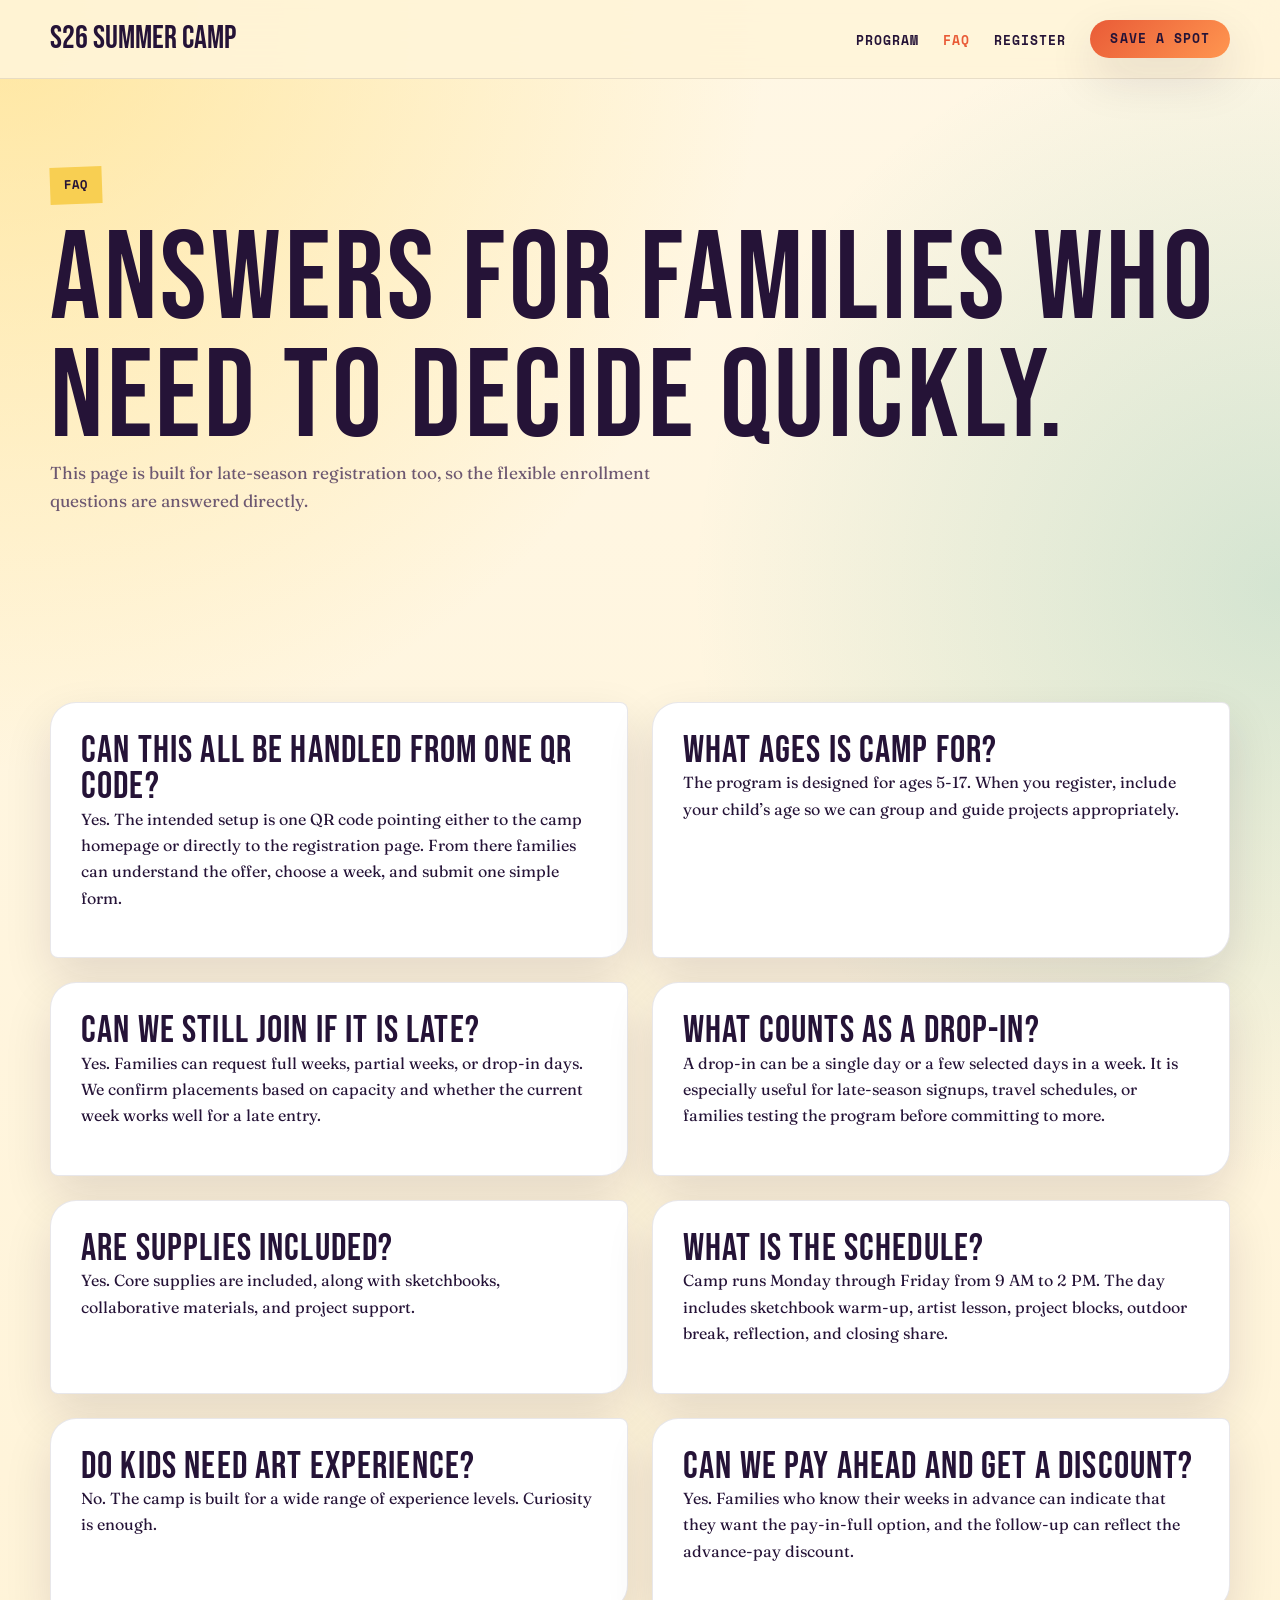
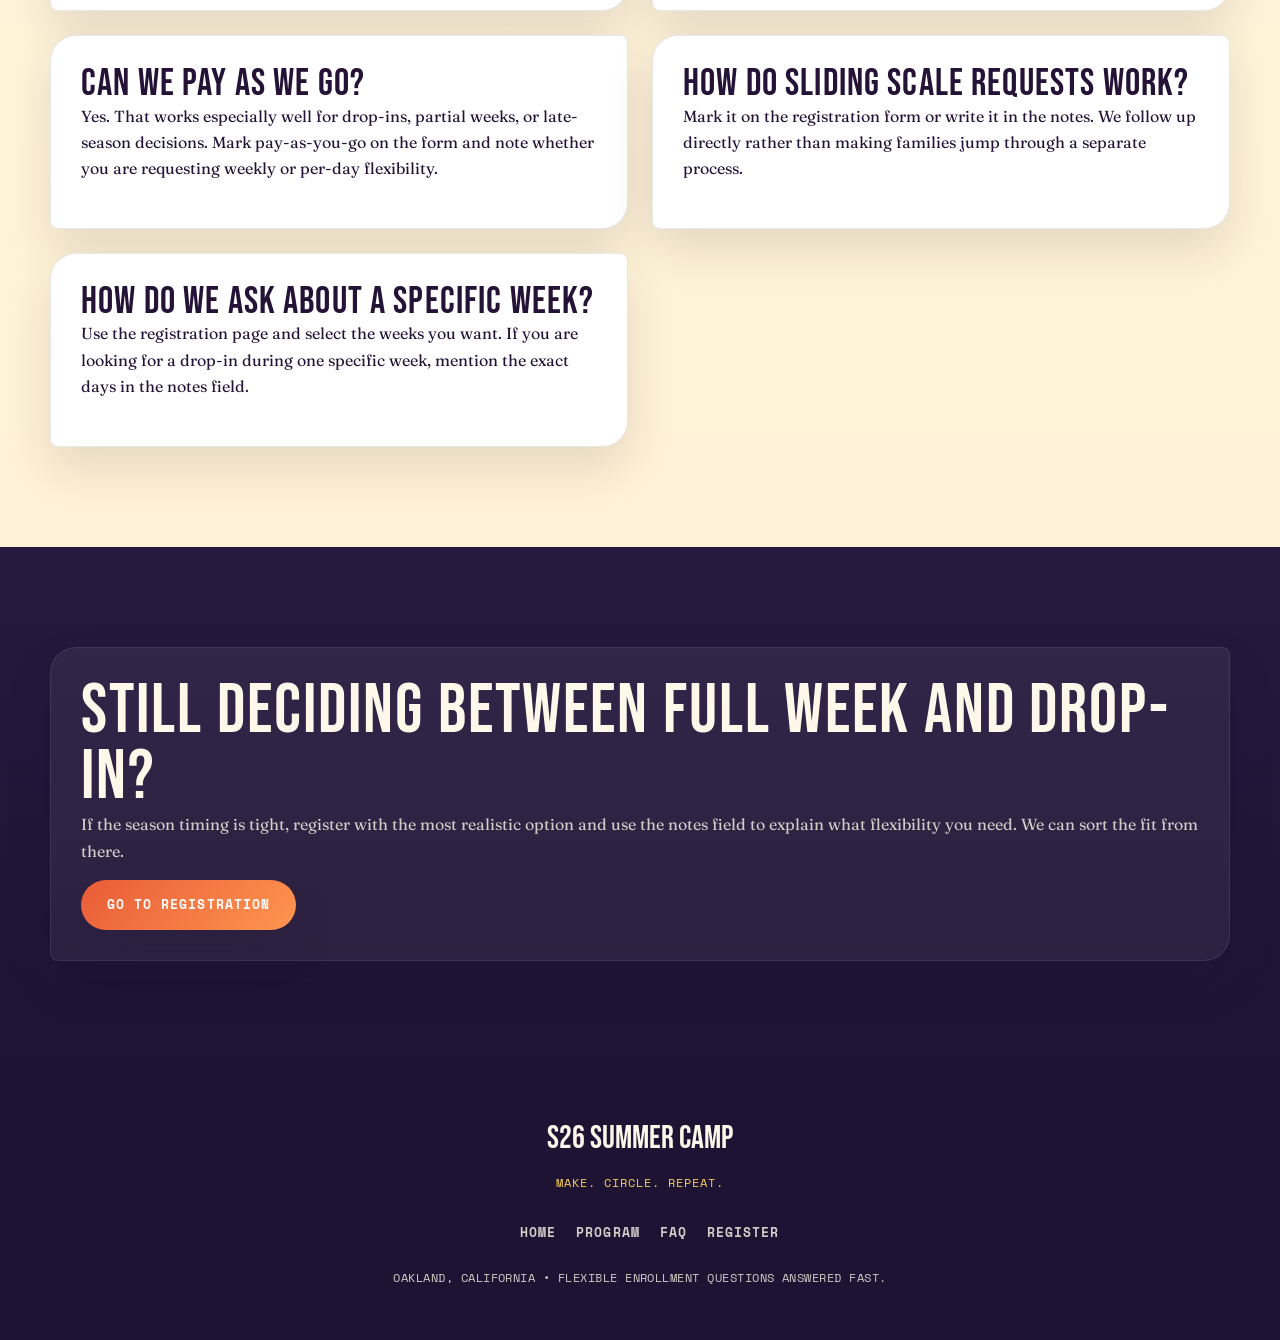
<file: faq.html>
<!DOCTYPE html>
<html lang="en">
<head>
  <meta charset="UTF-8">
  <meta name="viewport" content="width=device-width, initial-scale=1.0">
  <title>FAQ — S26 Summer Camp</title>
  <meta name="description" content="Questions about ages, drop-ins, QR signup, schedule, supplies, and payment options for Studio Twenty Six Summer Camp.">
  <link rel="preconnect" href="https://fonts.googleapis.com">
  <link rel="preconnect" href="https://fonts.gstatic.com" crossorigin>
  <link href="https://fonts.googleapis.com/css2?family=Bebas+Neue&family=Fraunces:opsz,ital,wght@9..144,0,400;9..144,0,500;9..144,1,400&family=Space+Mono:wght@400;700&display=swap" rel="stylesheet">
  <link rel="stylesheet" href="css/style.css">
</head>
<body>
<nav>
  <div class="container">
    <a href="index.html" class="nav-logo">S26 Summer Camp</a>
    <button class="nav-toggle" onclick="document.querySelector('.nav-links').classList.toggle('active')">&#9776;</button>
    <ul class="nav-links">
      <li><a href="program.html">Program</a></li>
      <li><a href="faq.html" style="color:var(--red);">FAQ</a></li>
      <li><a href="register.html">Register</a></li>
      <li><a href="register.html" class="btn btn-primary" style="padding:8px 20px;">Save a Spot</a></li>
    </ul>
  </div>
</nav>

<section class="page-hero">
  <div class="container">
    <span class="eyebrow">FAQ</span>
    <h1>Answers for families who need to decide quickly.</h1>
    <p>This page is built for late-season registration too, so the flexible enrollment questions are answered directly.</p>
  </div>
</section>

<section>
  <div class="container faq-grid">
    <div class="faq-item">
      <h3>Can this all be handled from one QR code?</h3>
      <p>Yes. The intended setup is one QR code pointing either to the camp homepage or directly to the registration page. From there families can understand the offer, choose a week, and submit one simple form.</p>
    </div>
    <div class="faq-item">
      <h3>What ages is camp for?</h3>
      <p>The program is designed for ages 5-17. When you register, include your child’s age so we can group and guide projects appropriately.</p>
    </div>
    <div class="faq-item">
      <h3>Can we still join if it is late?</h3>
      <p>Yes. Families can request full weeks, partial weeks, or drop-in days. We confirm placements based on capacity and whether the current week works well for a late entry.</p>
    </div>
    <div class="faq-item">
      <h3>What counts as a drop-in?</h3>
      <p>A drop-in can be a single day or a few selected days in a week. It is especially useful for late-season signups, travel schedules, or families testing the program before committing to more.</p>
    </div>
    <div class="faq-item">
      <h3>Are supplies included?</h3>
      <p>Yes. Core supplies are included, along with sketchbooks, collaborative materials, and project support.</p>
    </div>
    <div class="faq-item">
      <h3>What is the schedule?</h3>
      <p>Camp runs Monday through Friday from 9 AM to 2 PM. The day includes sketchbook warm-up, artist lesson, project blocks, outdoor break, reflection, and closing share.</p>
    </div>
    <div class="faq-item">
      <h3>Do kids need art experience?</h3>
      <p>No. The camp is built for a wide range of experience levels. Curiosity is enough.</p>
    </div>
    <div class="faq-item">
      <h3>Can we pay ahead and get a discount?</h3>
      <p>Yes. Families who know their weeks in advance can indicate that they want the pay-in-full option, and the follow-up can reflect the advance-pay discount.</p>
    </div>
    <div class="faq-item">
      <h3>Can we pay as we go?</h3>
      <p>Yes. That works especially well for drop-ins, partial weeks, or late-season decisions. Mark pay-as-you-go on the form and note whether you are requesting weekly or per-day flexibility.</p>
    </div>
    <div class="faq-item">
      <h3>How do sliding scale requests work?</h3>
      <p>Mark it on the registration form or write it in the notes. We follow up directly rather than making families jump through a separate process.</p>
    </div>
    <div class="faq-item">
      <h3>How do we ask about a specific week?</h3>
      <p>Use the registration page and select the weeks you want. If you are looking for a drop-in during one specific week, mention the exact days in the notes field.</p>
    </div>
  </div>
</section>

<section class="dark">
  <div class="container">
    <div class="notice">
      <h2>Still deciding between full week and drop-in?</h2>
      <p>If the season timing is tight, register with the most realistic option and use the notes field to explain what flexibility you need. We can sort the fit from there.</p>
      <a href="register.html" class="btn btn-primary">Go to Registration</a>
    </div>
  </div>
</section>

<footer>
  <div class="container" style="text-align:center;">
    <div class="footer-logo">S26 Summer Camp</div>
    <div class="footer-tagline">Make. Circle. Repeat.</div>
    <ul class="footer-links">
      <li><a href="index.html">Home</a></li>
      <li><a href="program.html">Program</a></li>
      <li><a href="faq.html">FAQ</a></li>
      <li><a href="register.html">Register</a></li>
    </ul>
    <div class="copyright">Oakland, California • Flexible enrollment questions answered fast.</div>
  </div>
</footer>
</body>
</html>
</file>
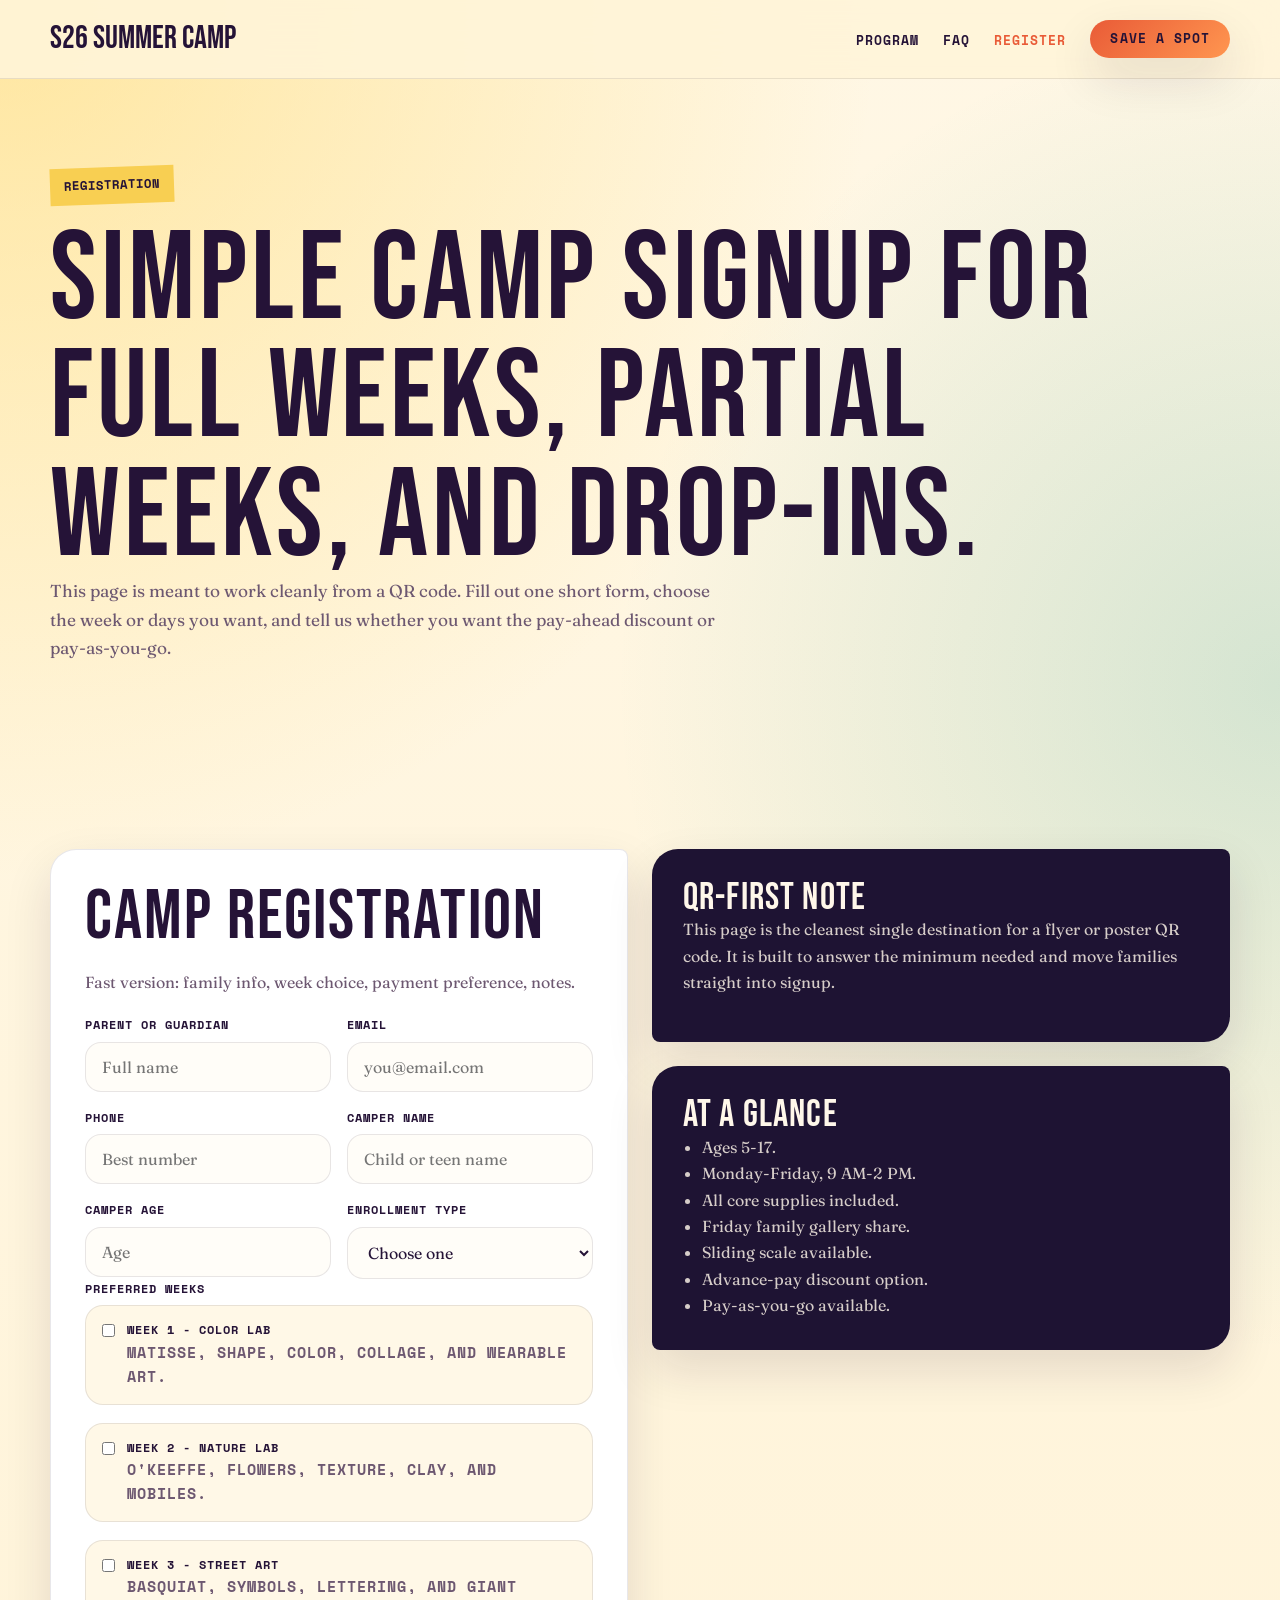
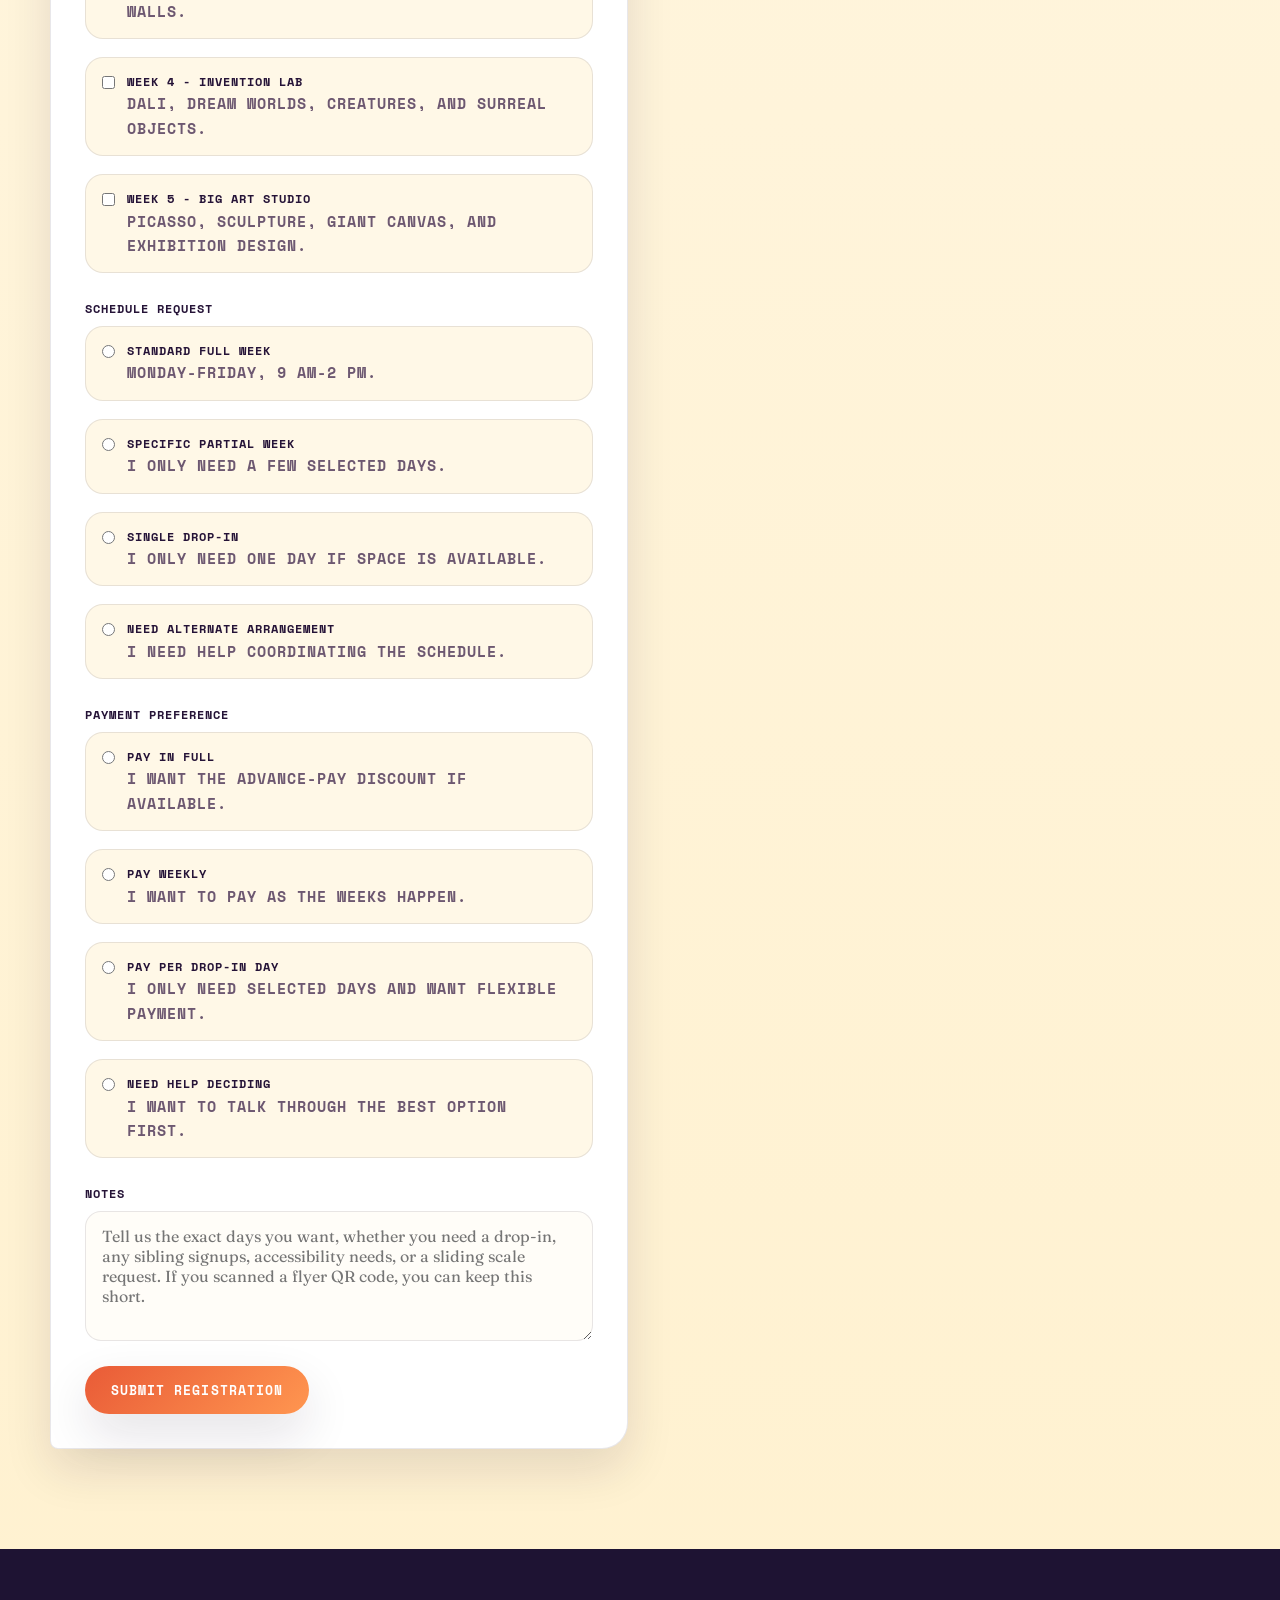
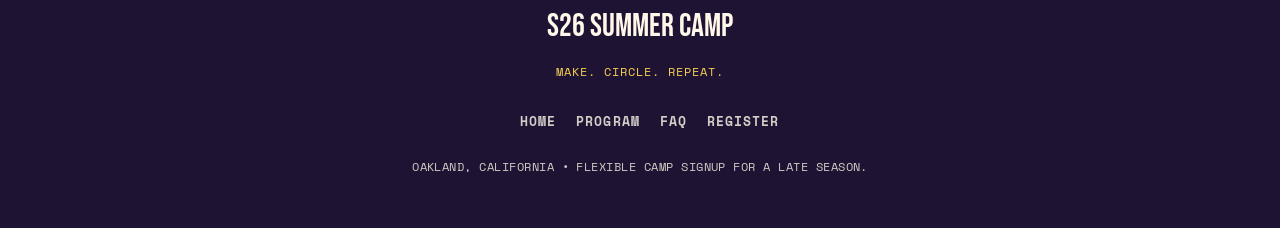
<file: register.html>
<!DOCTYPE html>
<html lang="en">
<head>
  <meta charset="UTF-8">
  <meta name="viewport" content="width=device-width, initial-scale=1.0">
  <title>Register — S26 Summer Camp</title>
  <meta name="description" content="Register for Studio Twenty Six Summer Camp with a simple QR-friendly form for full weeks, partial weeks, drop-ins, and payment preference.">
  <link rel="preconnect" href="https://fonts.googleapis.com">
  <link rel="preconnect" href="https://fonts.gstatic.com" crossorigin>
  <link href="https://fonts.googleapis.com/css2?family=Bebas+Neue&family=Fraunces:opsz,ital,wght@9..144,0,400;9..144,0,500;9..144,1,400&family=Space+Mono:wght@400;700&display=swap" rel="stylesheet">
  <link rel="stylesheet" href="css/style.css">
</head>
<body>
<nav>
  <div class="container">
    <a href="index.html" class="nav-logo">S26 Summer Camp</a>
    <button class="nav-toggle" onclick="document.querySelector('.nav-links').classList.toggle('active')">&#9776;</button>
    <ul class="nav-links">
      <li><a href="program.html">Program</a></li>
      <li><a href="faq.html">FAQ</a></li>
      <li><a href="register.html" style="color:var(--red);">Register</a></li>
      <li><a href="register.html" class="btn btn-primary" style="padding:8px 20px;">Save a Spot</a></li>
    </ul>
  </div>
</nav>

<section class="page-hero">
  <div class="container">
    <span class="eyebrow">Registration</span>
    <h1>Simple camp signup for full weeks, partial weeks, and drop-ins.</h1>
    <p>This page is meant to work cleanly from a QR code. Fill out one short form, choose the week or days you want, and tell us whether you want the pay-ahead discount or pay-as-you-go.</p>
  </div>
</section>

<section>
  <div class="container form-layout">
    <div class="form-shell">
      <h2 style="margin-bottom:18px;">Camp Registration</h2>
      <p style="color:var(--ink-soft);margin-bottom:20px;">Fast version: family info, week choice, payment preference, notes.</p>
      <form action="https://formsubmit.co/hello@theartway.studio" method="POST">
        <input type="hidden" name="_subject" value="New summer camp registration lead - Studio Twenty Six">
        <input type="hidden" name="_captcha" value="false">
        <input type="hidden" name="_template" value="table">

        <div class="form-grid">
          <div>
            <label for="parent-name">Parent or guardian</label>
            <input id="parent-name" type="text" name="parent_name" placeholder="Full name" required>
          </div>
          <div>
            <label for="email">Email</label>
            <input id="email" type="email" name="email" placeholder="you@email.com" required>
          </div>
          <div>
            <label for="phone">Phone</label>
            <input id="phone" type="tel" name="phone" placeholder="Best number">
          </div>
          <div>
            <label for="camper-name">Camper name</label>
            <input id="camper-name" type="text" name="camper_name" placeholder="Child or teen name" required>
          </div>
          <div>
            <label for="camper-age">Camper age</label>
            <input id="camper-age" type="text" name="camper_age" placeholder="Age" required>
          </div>
          <div>
            <label for="enrollment-type">Enrollment type</label>
            <select id="enrollment-type" name="enrollment_type" required>
              <option value="">Choose one</option>
              <option>Full week</option>
              <option>Multiple full weeks</option>
              <option>Partial week</option>
              <option>Single-day drop-in</option>
              <option>Need help deciding</option>
            </select>
          </div>
        </div>

        <fieldset>
          <legend>Preferred weeks</legend>
          <div class="choice-list">
            <label class="choice" id="week-1"><input type="checkbox" name="weeks[]" value="Week 1 - Color Lab"><div><strong>Week 1 - Color Lab</strong><span>Matisse, shape, color, collage, and wearable art.</span></div></label>
            <label class="choice" id="week-2"><input type="checkbox" name="weeks[]" value="Week 2 - Nature Lab"><div><strong>Week 2 - Nature Lab</strong><span>O'Keeffe, flowers, texture, clay, and mobiles.</span></div></label>
            <label class="choice" id="week-3"><input type="checkbox" name="weeks[]" value="Week 3 - Street Art"><div><strong>Week 3 - Street Art</strong><span>Basquiat, symbols, lettering, and giant walls.</span></div></label>
            <label class="choice" id="week-4"><input type="checkbox" name="weeks[]" value="Week 4 - Invention Lab"><div><strong>Week 4 - Invention Lab</strong><span>Dali, dream worlds, creatures, and surreal objects.</span></div></label>
            <label class="choice" id="week-5"><input type="checkbox" name="weeks[]" value="Week 5 - Big Art Studio"><div><strong>Week 5 - Big Art Studio</strong><span>Picasso, sculpture, giant canvas, and exhibition design.</span></div></label>
          </div>
        </fieldset>

        <fieldset>
          <legend>Schedule request</legend>
          <div class="choice-list">
            <label class="choice"><input type="radio" name="schedule_request" value="Standard full week"><div><strong>Standard full week</strong><span>Monday-Friday, 9 AM-2 PM.</span></div></label>
            <label class="choice"><input type="radio" name="schedule_request" value="Specific partial week"><div><strong>Specific partial week</strong><span>I only need a few selected days.</span></div></label>
            <label class="choice"><input type="radio" name="schedule_request" value="Single drop-in"><div><strong>Single drop-in</strong><span>I only need one day if space is available.</span></div></label>
            <label class="choice"><input type="radio" name="schedule_request" value="Need alternate arrangement"><div><strong>Need alternate arrangement</strong><span>I need help coordinating the schedule.</span></div></label>
          </div>
        </fieldset>

        <fieldset>
          <legend>Payment preference</legend>
          <div class="choice-list">
            <label class="choice"><input type="radio" name="payment_preference" value="Pay in full discount"><div><strong>Pay in full</strong><span>I want the advance-pay discount if available.</span></div></label>
            <label class="choice"><input type="radio" name="payment_preference" value="Pay weekly"><div><strong>Pay weekly</strong><span>I want to pay as the weeks happen.</span></div></label>
            <label class="choice"><input type="radio" name="payment_preference" value="Pay per drop-in day"><div><strong>Pay per drop-in day</strong><span>I only need selected days and want flexible payment.</span></div></label>
            <label class="choice"><input type="radio" name="payment_preference" value="Need help deciding"><div><strong>Need help deciding</strong><span>I want to talk through the best option first.</span></div></label>
          </div>
        </fieldset>

        <div class="form-grid">
          <div class="full">
            <label for="notes">Notes</label>
            <textarea id="notes" name="notes" placeholder="Tell us the exact days you want, whether you need a drop-in, any sibling signups, accessibility needs, or a sliding scale request. If you scanned a flyer QR code, you can keep this short."></textarea>
          </div>
        </div>

        <div style="margin-top:18px;">
          <button type="submit" class="btn btn-primary">Submit Registration</button>
        </div>
      </form>
    </div>

    <div>
      <div class="sidebar">
        <h3>QR-first note</h3>
        <p>This page is the cleanest single destination for a flyer or poster QR code. It is built to answer the minimum needed and move families straight into signup.</p>
      </div>
      <div class="sidebar" style="margin-top:24px;">
        <h3>At a glance</h3>
        <ul>
          <li>Ages 5-17.</li>
          <li>Monday-Friday, 9 AM-2 PM.</li>
          <li>All core supplies included.</li>
          <li>Friday family gallery share.</li>
          <li>Sliding scale available.</li>
          <li>Advance-pay discount option.</li>
          <li>Pay-as-you-go available.</li>
        </ul>
      </div>
    </div>
  </div>
</section>

<footer>
  <div class="container" style="text-align:center;">
    <div class="footer-logo">S26 Summer Camp</div>
    <div class="footer-tagline">Make. Circle. Repeat.</div>
    <ul class="footer-links">
      <li><a href="index.html">Home</a></li>
      <li><a href="program.html">Program</a></li>
      <li><a href="faq.html">FAQ</a></li>
      <li><a href="register.html">Register</a></li>
    </ul>
    <div class="copyright">Oakland, California • Flexible camp signup for a late season.</div>
  </div>
</footer>
</body>
</html>
</file>
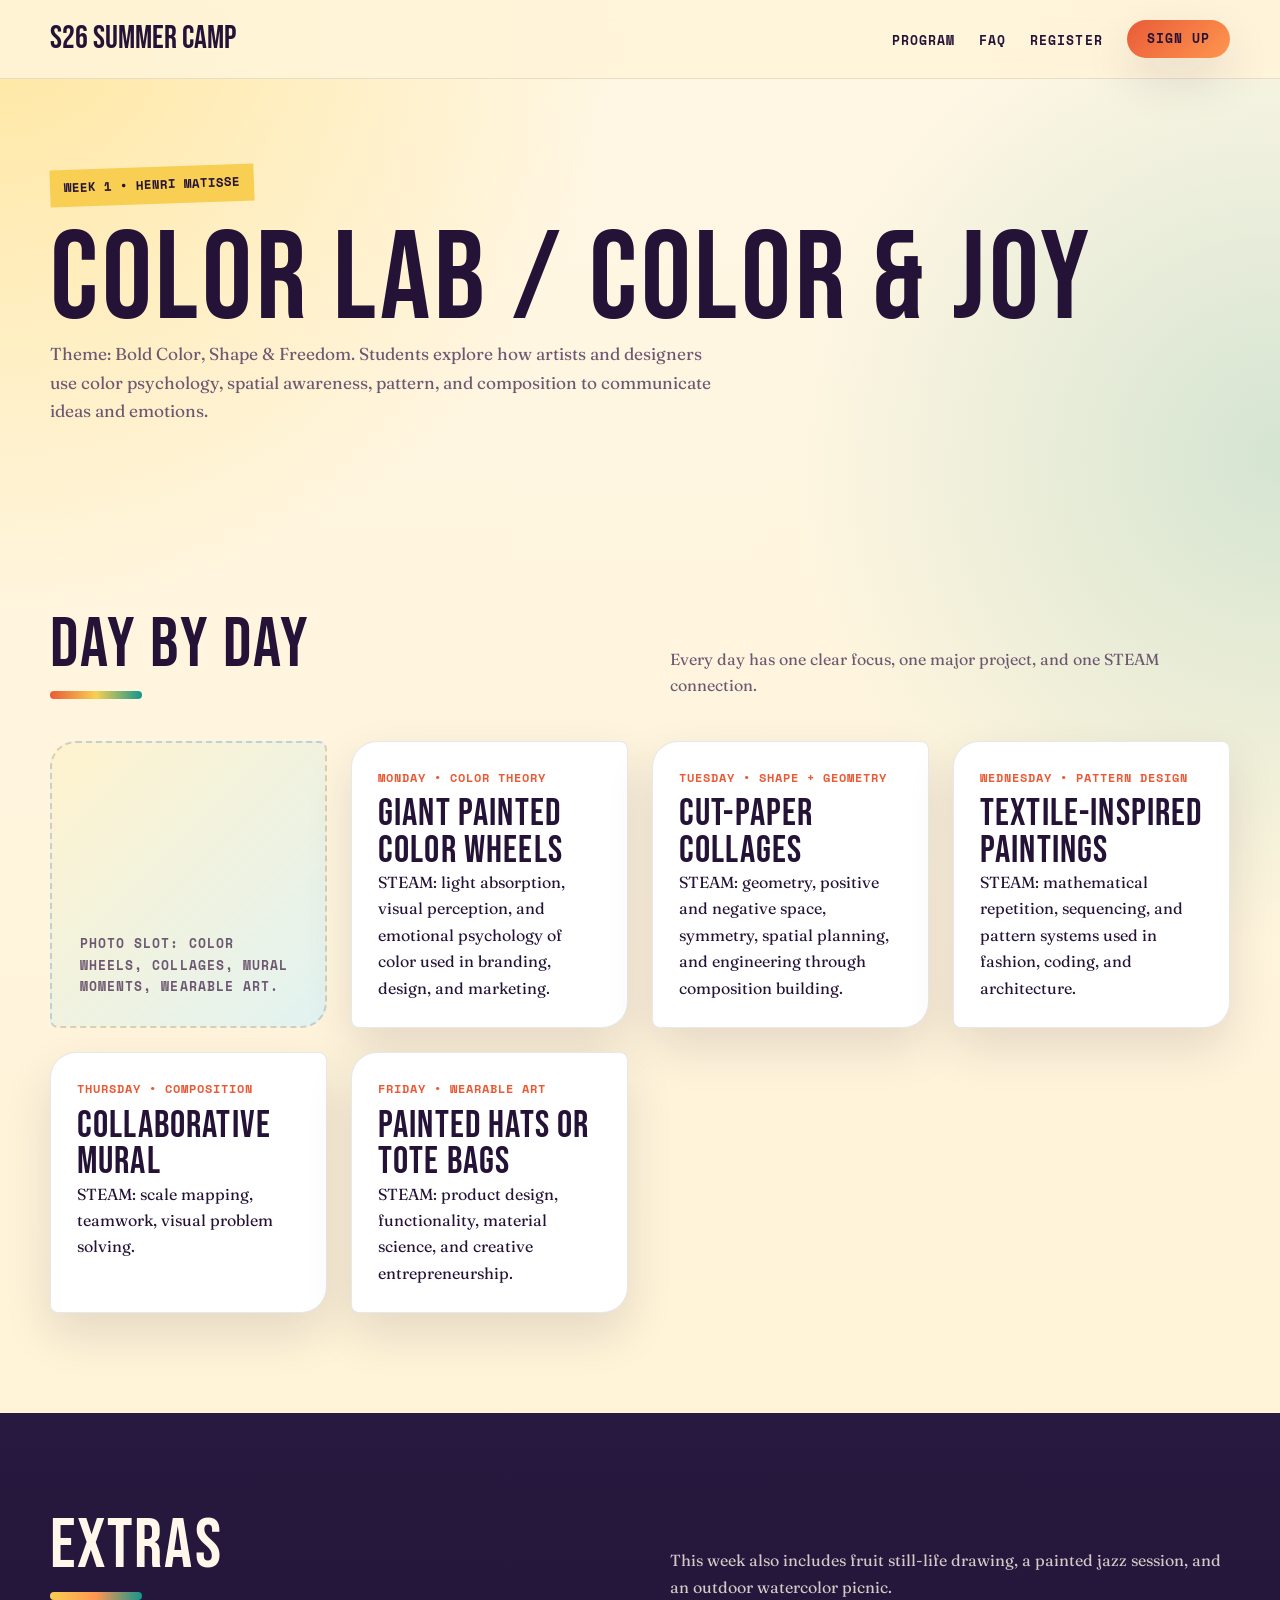
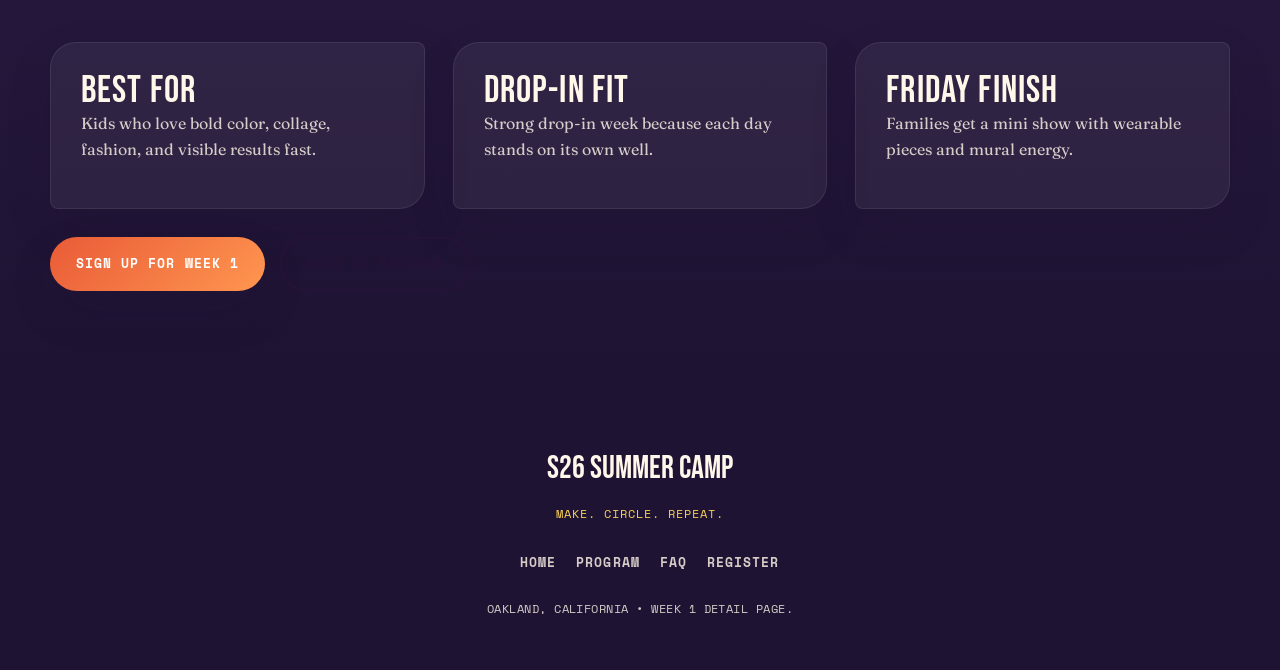
<file: week-1.html>
<!DOCTYPE html>
<html lang="en">
<head>
  <meta charset="UTF-8">
  <meta name="viewport" content="width=device-width, initial-scale=1.0">
  <title>Week 1 — Color Lab | S26 Summer Camp</title>
  <meta name="description" content="Week 1 of Studio Twenty Six Summer Camp: Color Lab / Color and Joy, inspired by Henri Matisse.">
  <link rel="preconnect" href="https://fonts.googleapis.com">
  <link rel="preconnect" href="https://fonts.gstatic.com" crossorigin>
  <link href="https://fonts.googleapis.com/css2?family=Bebas+Neue&family=Fraunces:opsz,ital,wght@9..144,0,400;9..144,0,500;9..144,1,400&family=Space+Mono:wght@400;700&display=swap" rel="stylesheet">
  <link rel="stylesheet" href="css/style.css">
</head>
<body>
<nav><div class="container"><a href="index.html" class="nav-logo">S26 Summer Camp</a><button class="nav-toggle" onclick="document.querySelector('.nav-links').classList.toggle('active')">&#9776;</button><ul class="nav-links"><li><a href="program.html">Program</a></li><li><a href="faq.html">FAQ</a></li><li><a href="register.html">Register</a></li><li><a href="register.html#week-1" class="btn btn-primary" style="padding:8px 20px;">Sign Up</a></li></ul></div></nav>
<section class="page-hero"><div class="container"><span class="eyebrow">Week 1 • Henri Matisse</span><h1>Color Lab / Color &amp; Joy</h1><p>Theme: Bold Color, Shape &amp; Freedom. Students explore how artists and designers use color psychology, spatial awareness, pattern, and composition to communicate ideas and emotions.</p></div></section>
<section><div class="container"><div class="section-head"><div><h2>Day By Day</h2><div class="rule"></div></div><p>Every day has one clear focus, one major project, and one STEAM connection.</p></div><div class="detail-grid">
<div class="image-slot">Photo slot: color wheels, collages, mural moments, wearable art.</div>
<div class="week-card day-card"><strong>Monday • Color Theory</strong><h3>Giant painted color wheels</h3><p>STEAM: light absorption, visual perception, and emotional psychology of color used in branding, design, and marketing.</p></div>
<div class="week-card day-card"><strong>Tuesday • Shape + Geometry</strong><h3>Cut-paper collages</h3><p>STEAM: geometry, positive and negative space, symmetry, spatial planning, and engineering through composition building.</p></div>
<div class="week-card day-card"><strong>Wednesday • Pattern Design</strong><h3>Textile-inspired paintings</h3><p>STEAM: mathematical repetition, sequencing, and pattern systems used in fashion, coding, and architecture.</p></div>
<div class="week-card day-card"><strong>Thursday • Composition</strong><h3>Collaborative mural</h3><p>STEAM: scale mapping, teamwork, visual problem solving.</p></div>
<div class="week-card day-card"><strong>Friday • Wearable Art</strong><h3>Painted hats or tote bags</h3><p>STEAM: product design, functionality, material science, and creative entrepreneurship.</p></div>
</div></div></section>
<section class="dark"><div class="container"><div class="section-head"><div><h2>Extras</h2><div class="rule"></div></div><p>This week also includes fruit still-life drawing, a painted jazz session, and an outdoor watercolor picnic.</p></div><div class="cards-3"><div class="panel"><h3>Best For</h3><p>Kids who love bold color, collage, fashion, and visible results fast.</p></div><div class="panel"><h3>Drop-In Fit</h3><p>Strong drop-in week because each day stands on its own well.</p></div><div class="panel"><h3>Friday Finish</h3><p>Families get a mini show with wearable pieces and mural energy.</p></div></div><div class="cta-row" style="margin-top:28px;"><a href="register.html#week-1" class="btn btn-primary">Sign Up For Week 1</a><a href="program.html" class="btn btn-outline">Back to Program</a></div></div></section>
<footer><div class="container" style="text-align:center;"><div class="footer-logo">S26 Summer Camp</div><div class="footer-tagline">Make. Circle. Repeat.</div><ul class="footer-links"><li><a href="index.html">Home</a></li><li><a href="program.html">Program</a></li><li><a href="faq.html">FAQ</a></li><li><a href="register.html">Register</a></li></ul><div class="copyright">Oakland, California • Week 1 detail page.</div></div></footer>
</body>
</html>
</file>
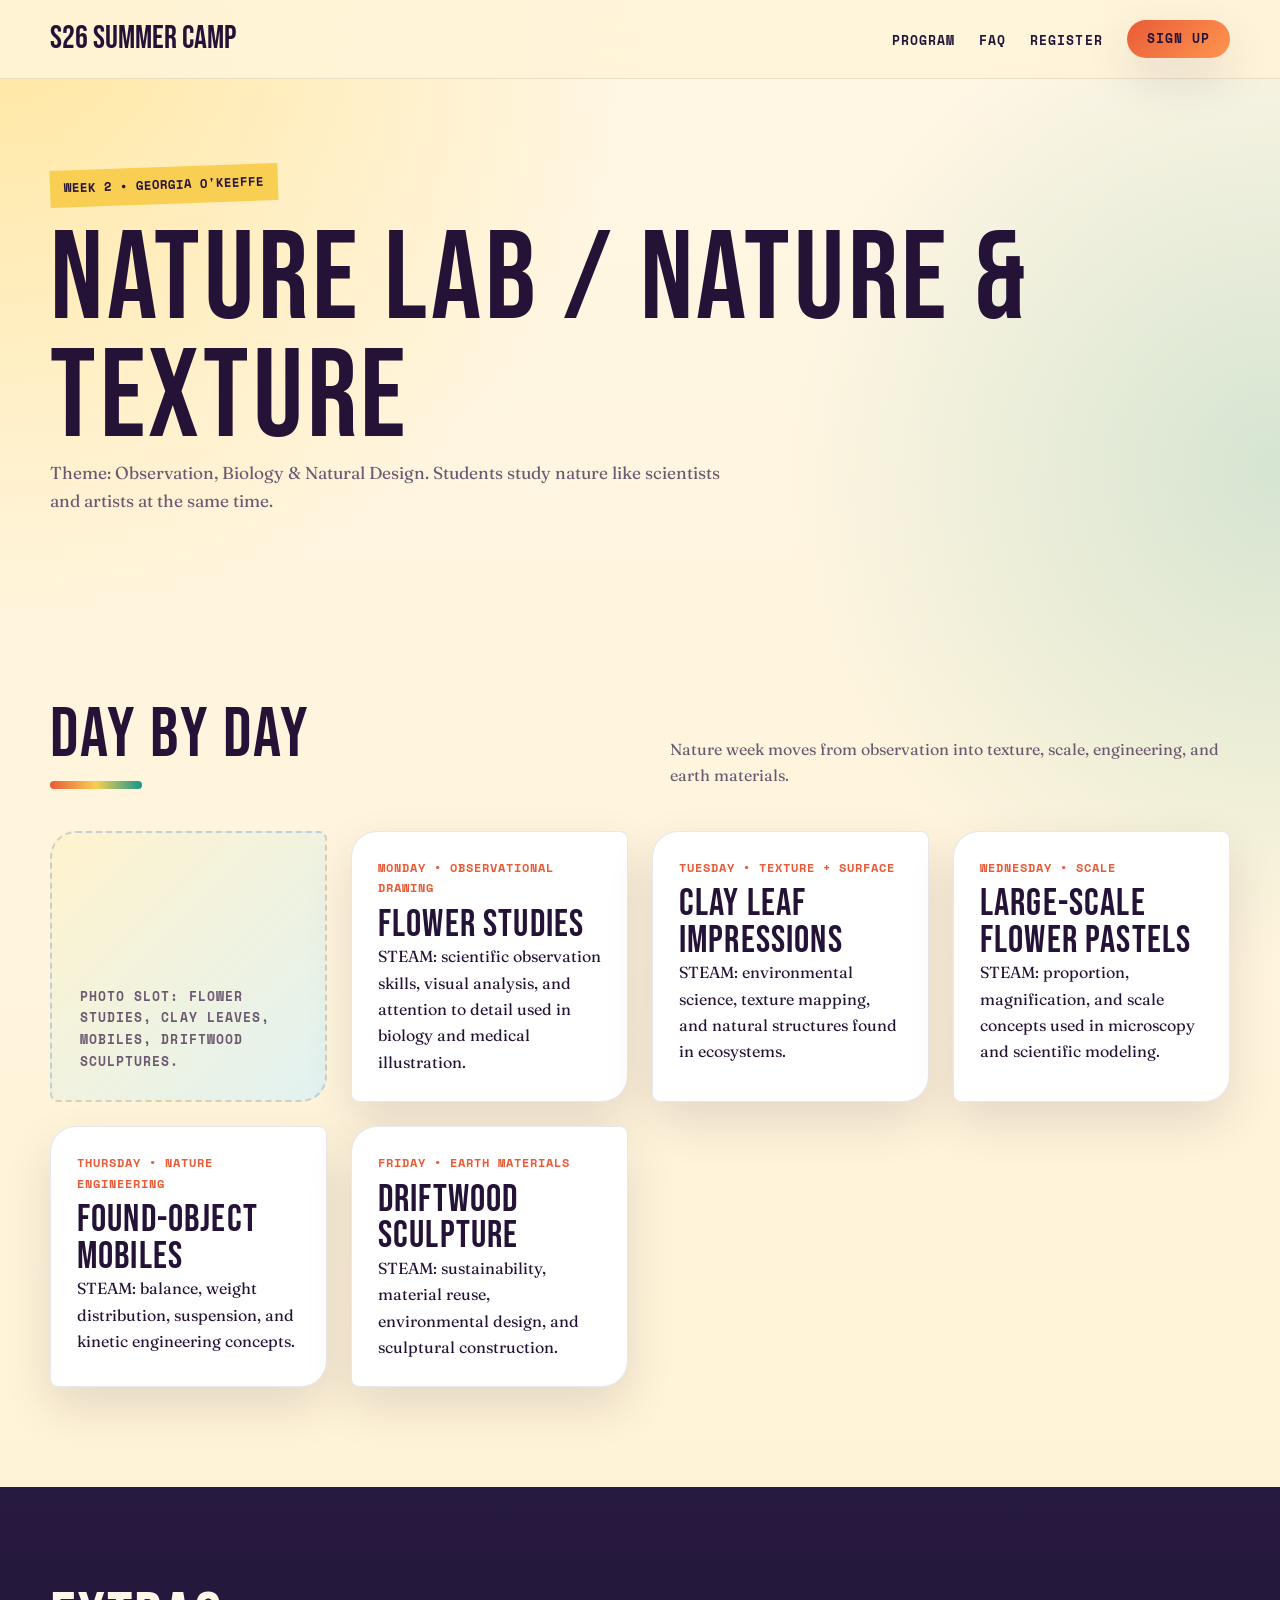
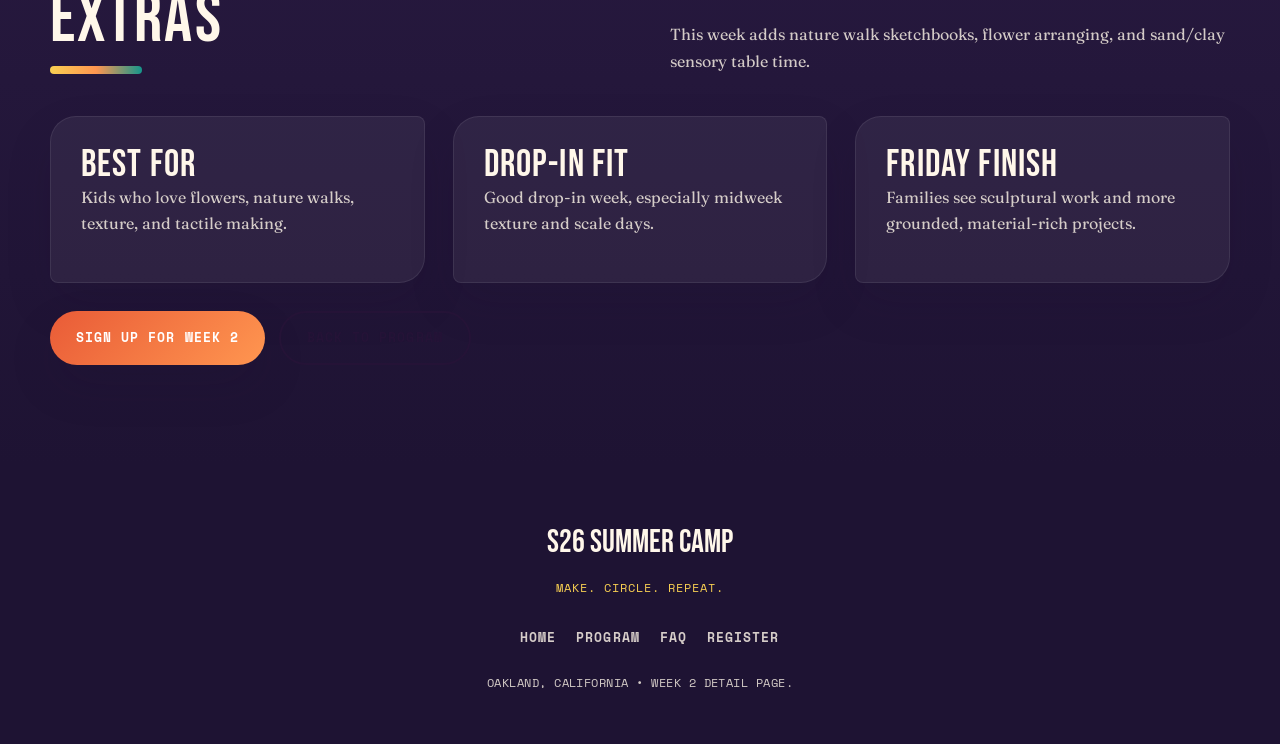
<file: week-2.html>
<!DOCTYPE html>
<html lang="en">
<head>
  <meta charset="UTF-8">
  <meta name="viewport" content="width=device-width, initial-scale=1.0">
  <title>Week 2 — Nature Lab | S26 Summer Camp</title>
  <meta name="description" content="Week 2 of Studio Twenty Six Summer Camp: Nature Lab / Nature and Texture, inspired by Georgia O'Keeffe.">
  <link rel="preconnect" href="https://fonts.googleapis.com">
  <link rel="preconnect" href="https://fonts.gstatic.com" crossorigin>
  <link href="https://fonts.googleapis.com/css2?family=Bebas+Neue&family=Fraunces:opsz,ital,wght@9..144,0,400;9..144,0,500;9..144,1,400&family=Space+Mono:wght@400;700&display=swap" rel="stylesheet">
  <link rel="stylesheet" href="css/style.css">
</head>
<body>
<nav><div class="container"><a href="index.html" class="nav-logo">S26 Summer Camp</a><button class="nav-toggle" onclick="document.querySelector('.nav-links').classList.toggle('active')">&#9776;</button><ul class="nav-links"><li><a href="program.html">Program</a></li><li><a href="faq.html">FAQ</a></li><li><a href="register.html">Register</a></li><li><a href="register.html#week-2" class="btn btn-primary" style="padding:8px 20px;">Sign Up</a></li></ul></div></nav>
<section class="page-hero"><div class="container"><span class="eyebrow">Week 2 • Georgia O'Keeffe</span><h1>Nature Lab / Nature &amp; Texture</h1><p>Theme: Observation, Biology &amp; Natural Design. Students study nature like scientists and artists at the same time.</p></div></section>
<section><div class="container"><div class="section-head"><div><h2>Day By Day</h2><div class="rule"></div></div><p>Nature week moves from observation into texture, scale, engineering, and earth materials.</p></div><div class="detail-grid">
<div class="image-slot">Photo slot: flower studies, clay leaves, mobiles, driftwood sculptures.</div>
<div class="week-card day-card"><strong>Monday • Observational Drawing</strong><h3>Flower studies</h3><p>STEAM: scientific observation skills, visual analysis, and attention to detail used in biology and medical illustration.</p></div>
<div class="week-card day-card"><strong>Tuesday • Texture + Surface</strong><h3>Clay leaf impressions</h3><p>STEAM: environmental science, texture mapping, and natural structures found in ecosystems.</p></div>
<div class="week-card day-card"><strong>Wednesday • Scale</strong><h3>Large-scale flower pastels</h3><p>STEAM: proportion, magnification, and scale concepts used in microscopy and scientific modeling.</p></div>
<div class="week-card day-card"><strong>Thursday • Nature Engineering</strong><h3>Found-object mobiles</h3><p>STEAM: balance, weight distribution, suspension, and kinetic engineering concepts.</p></div>
<div class="week-card day-card"><strong>Friday • Earth Materials</strong><h3>Driftwood sculpture</h3><p>STEAM: sustainability, material reuse, environmental design, and sculptural construction.</p></div>
</div></div></section>
<section class="dark"><div class="container"><div class="section-head"><div><h2>Extras</h2><div class="rule"></div></div><p>This week adds nature walk sketchbooks, flower arranging, and sand/clay sensory table time.</p></div><div class="cards-3"><div class="panel"><h3>Best For</h3><p>Kids who love flowers, nature walks, texture, and tactile making.</p></div><div class="panel"><h3>Drop-In Fit</h3><p>Good drop-in week, especially midweek texture and scale days.</p></div><div class="panel"><h3>Friday Finish</h3><p>Families see sculptural work and more grounded, material-rich projects.</p></div></div><div class="cta-row" style="margin-top:28px;"><a href="register.html#week-2" class="btn btn-primary">Sign Up For Week 2</a><a href="program.html" class="btn btn-outline">Back to Program</a></div></div></section>
<footer><div class="container" style="text-align:center;"><div class="footer-logo">S26 Summer Camp</div><div class="footer-tagline">Make. Circle. Repeat.</div><ul class="footer-links"><li><a href="index.html">Home</a></li><li><a href="program.html">Program</a></li><li><a href="faq.html">FAQ</a></li><li><a href="register.html">Register</a></li></ul><div class="copyright">Oakland, California • Week 2 detail page.</div></div></footer>
</body>
</html>
</file>
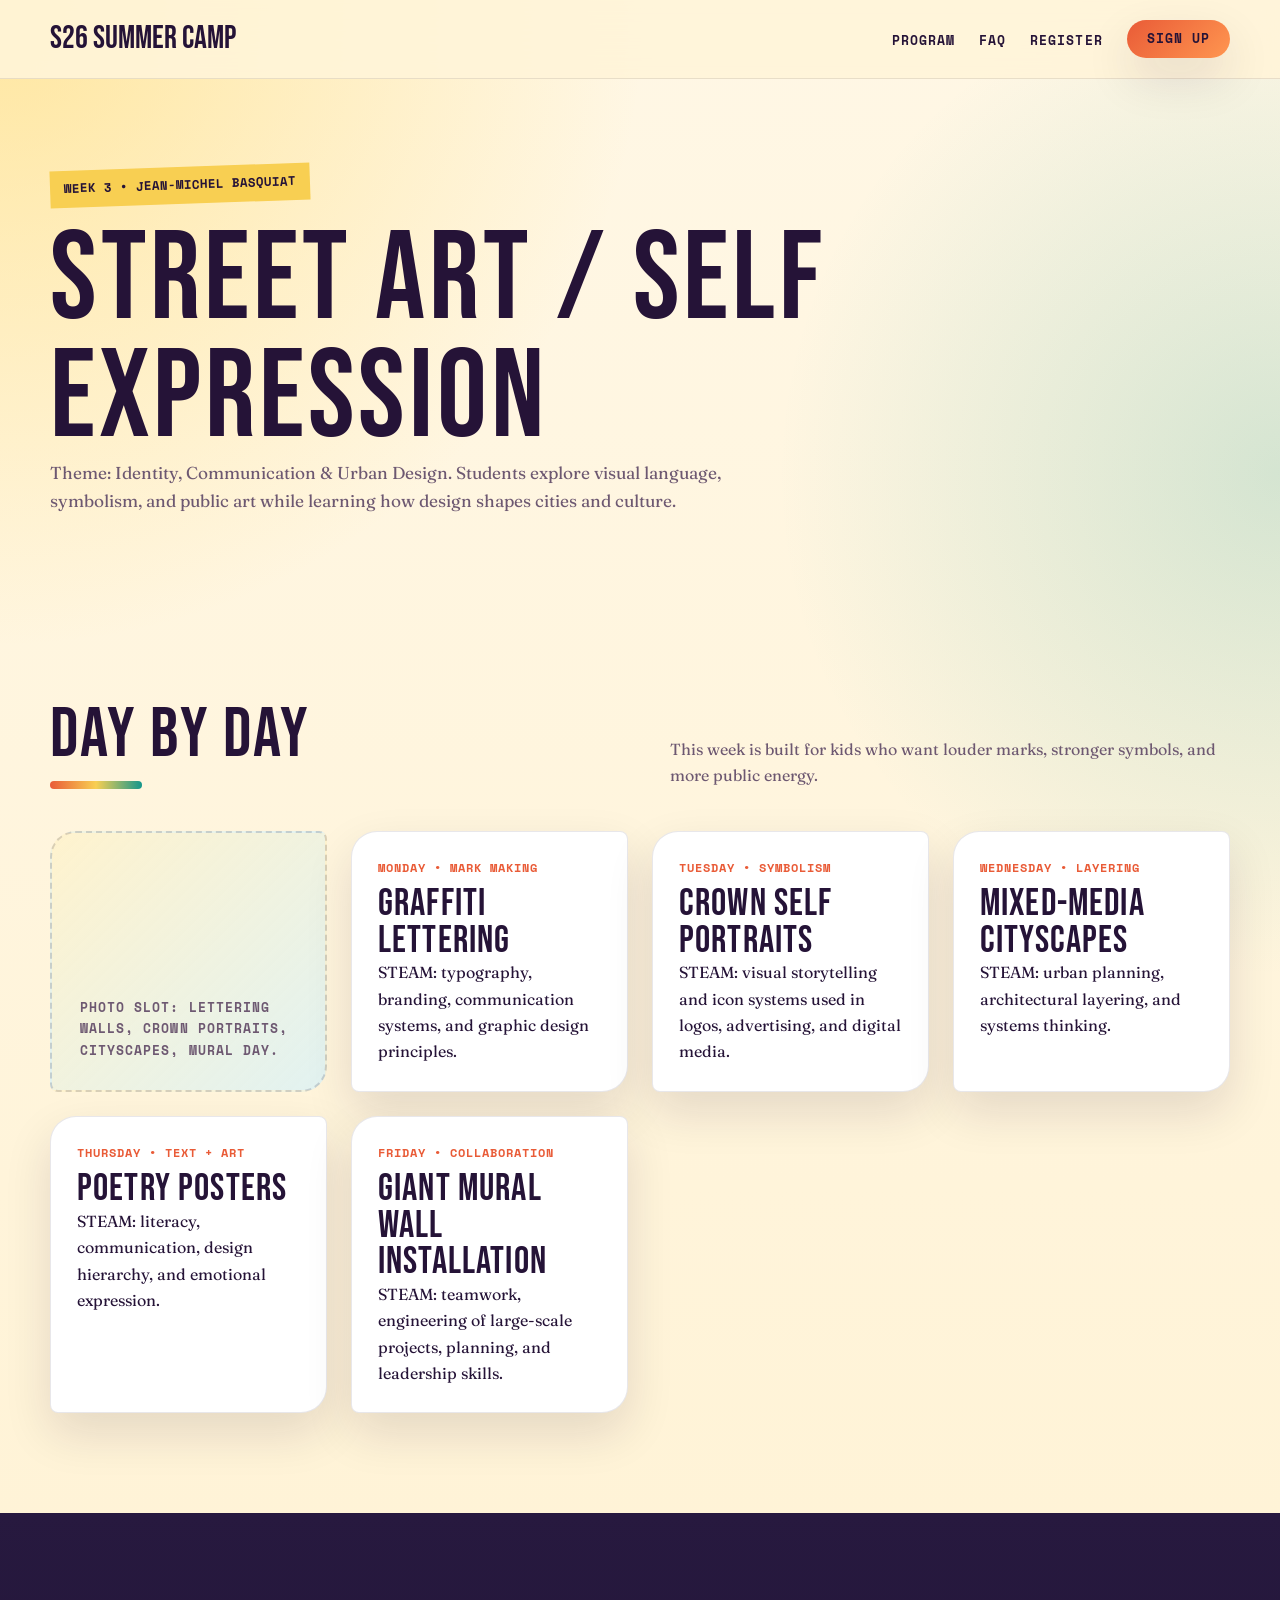
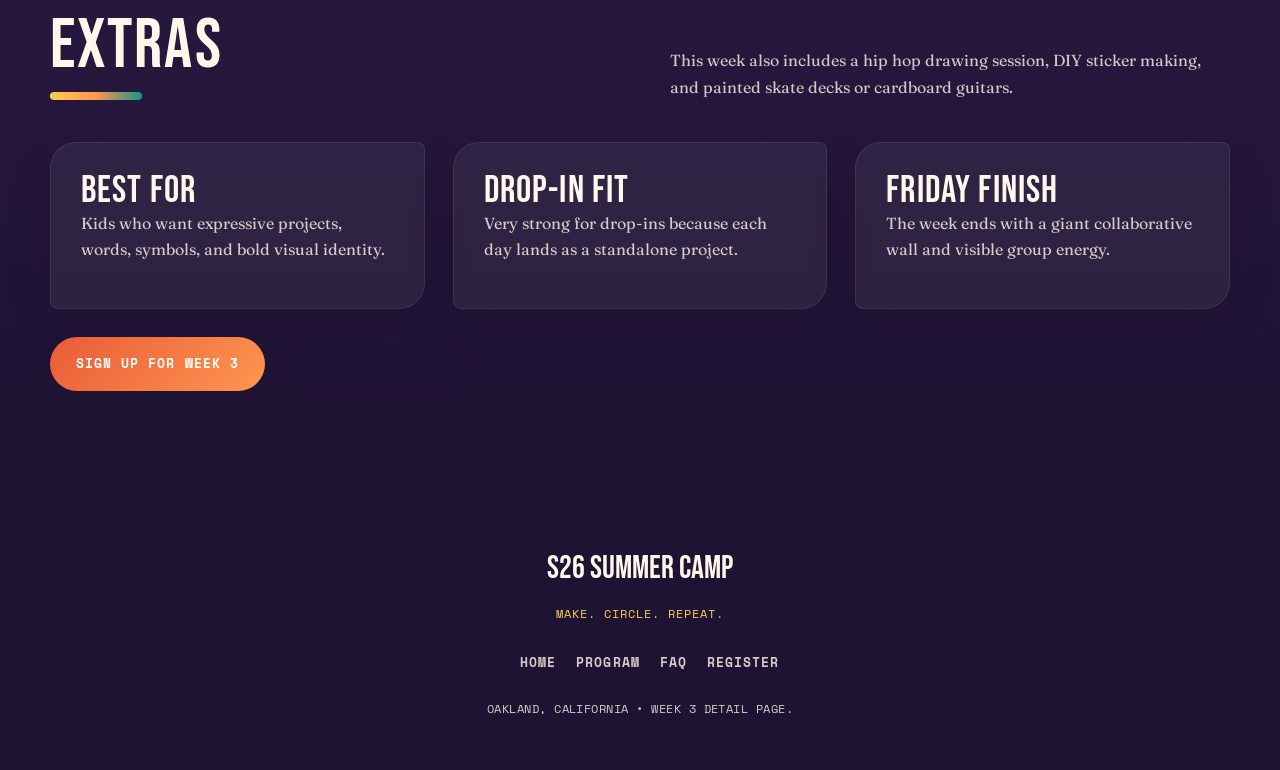
<file: week-3.html>
<!DOCTYPE html>
<html lang="en">
<head>
  <meta charset="UTF-8">
  <meta name="viewport" content="width=device-width, initial-scale=1.0">
  <title>Week 3 — Street Art | S26 Summer Camp</title>
  <meta name="description" content="Week 3 of Studio Twenty Six Summer Camp: Street Art / Self Expression, inspired by Jean-Michel Basquiat.">
  <link rel="preconnect" href="https://fonts.googleapis.com">
  <link rel="preconnect" href="https://fonts.gstatic.com" crossorigin>
  <link href="https://fonts.googleapis.com/css2?family=Bebas+Neue&family=Fraunces:opsz,ital,wght@9..144,0,400;9..144,0,500;9..144,1,400&family=Space+Mono:wght@400;700&display=swap" rel="stylesheet">
  <link rel="stylesheet" href="css/style.css">
</head>
<body>
<nav><div class="container"><a href="index.html" class="nav-logo">S26 Summer Camp</a><button class="nav-toggle" onclick="document.querySelector('.nav-links').classList.toggle('active')">&#9776;</button><ul class="nav-links"><li><a href="program.html">Program</a></li><li><a href="faq.html">FAQ</a></li><li><a href="register.html">Register</a></li><li><a href="register.html#week-3" class="btn btn-primary" style="padding:8px 20px;">Sign Up</a></li></ul></div></nav>
<section class="page-hero"><div class="container"><span class="eyebrow">Week 3 • Jean-Michel Basquiat</span><h1>Street Art / Self Expression</h1><p>Theme: Identity, Communication &amp; Urban Design. Students explore visual language, symbolism, and public art while learning how design shapes cities and culture.</p></div></section>
<section><div class="container"><div class="section-head"><div><h2>Day By Day</h2><div class="rule"></div></div><p>This week is built for kids who want louder marks, stronger symbols, and more public energy.</p></div><div class="detail-grid">
<div class="image-slot">Photo slot: lettering walls, crown portraits, cityscapes, mural day.</div>
<div class="week-card day-card"><strong>Monday • Mark Making</strong><h3>Graffiti lettering</h3><p>STEAM: typography, branding, communication systems, and graphic design principles.</p></div>
<div class="week-card day-card"><strong>Tuesday • Symbolism</strong><h3>Crown self portraits</h3><p>STEAM: visual storytelling and icon systems used in logos, advertising, and digital media.</p></div>
<div class="week-card day-card"><strong>Wednesday • Layering</strong><h3>Mixed-media cityscapes</h3><p>STEAM: urban planning, architectural layering, and systems thinking.</p></div>
<div class="week-card day-card"><strong>Thursday • Text + Art</strong><h3>Poetry posters</h3><p>STEAM: literacy, communication, design hierarchy, and emotional expression.</p></div>
<div class="week-card day-card"><strong>Friday • Collaboration</strong><h3>Giant mural wall installation</h3><p>STEAM: teamwork, engineering of large-scale projects, planning, and leadership skills.</p></div>
</div></div></section>
<section class="dark"><div class="container"><div class="section-head"><div><h2>Extras</h2><div class="rule"></div></div><p>This week also includes a hip hop drawing session, DIY sticker making, and painted skate decks or cardboard guitars.</p></div><div class="cards-3"><div class="panel"><h3>Best For</h3><p>Kids who want expressive projects, words, symbols, and bold visual identity.</p></div><div class="panel"><h3>Drop-In Fit</h3><p>Very strong for drop-ins because each day lands as a standalone project.</p></div><div class="panel"><h3>Friday Finish</h3><p>The week ends with a giant collaborative wall and visible group energy.</p></div></div><div class="cta-row" style="margin-top:28px;"><a href="register.html#week-3" class="btn btn-primary">Sign Up For Week 3</a><a href="program.html" class="btn btn-outline">Back to Program</a></div></div></section>
<footer><div class="container" style="text-align:center;"><div class="footer-logo">S26 Summer Camp</div><div class="footer-tagline">Make. Circle. Repeat.</div><ul class="footer-links"><li><a href="index.html">Home</a></li><li><a href="program.html">Program</a></li><li><a href="faq.html">FAQ</a></li><li><a href="register.html">Register</a></li></ul><div class="copyright">Oakland, California • Week 3 detail page.</div></div></footer>
</body>
</html>
</file>
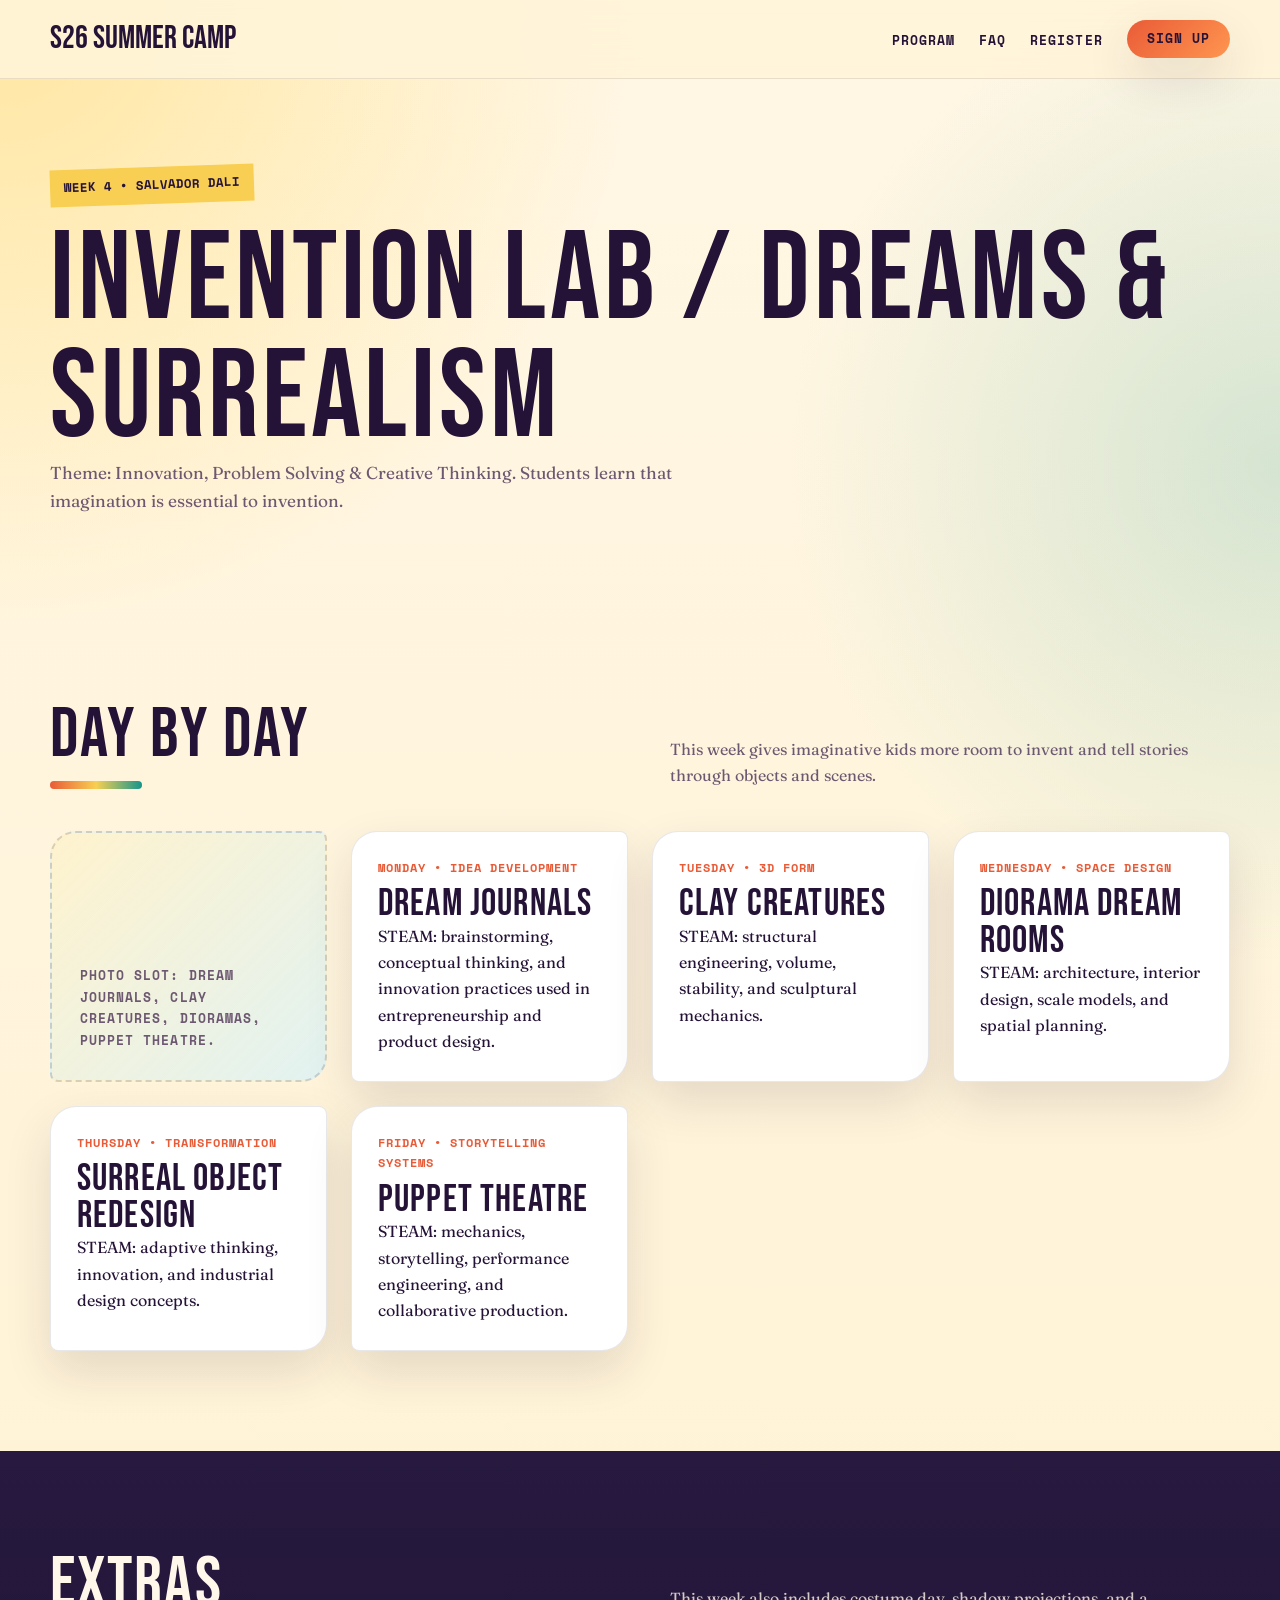
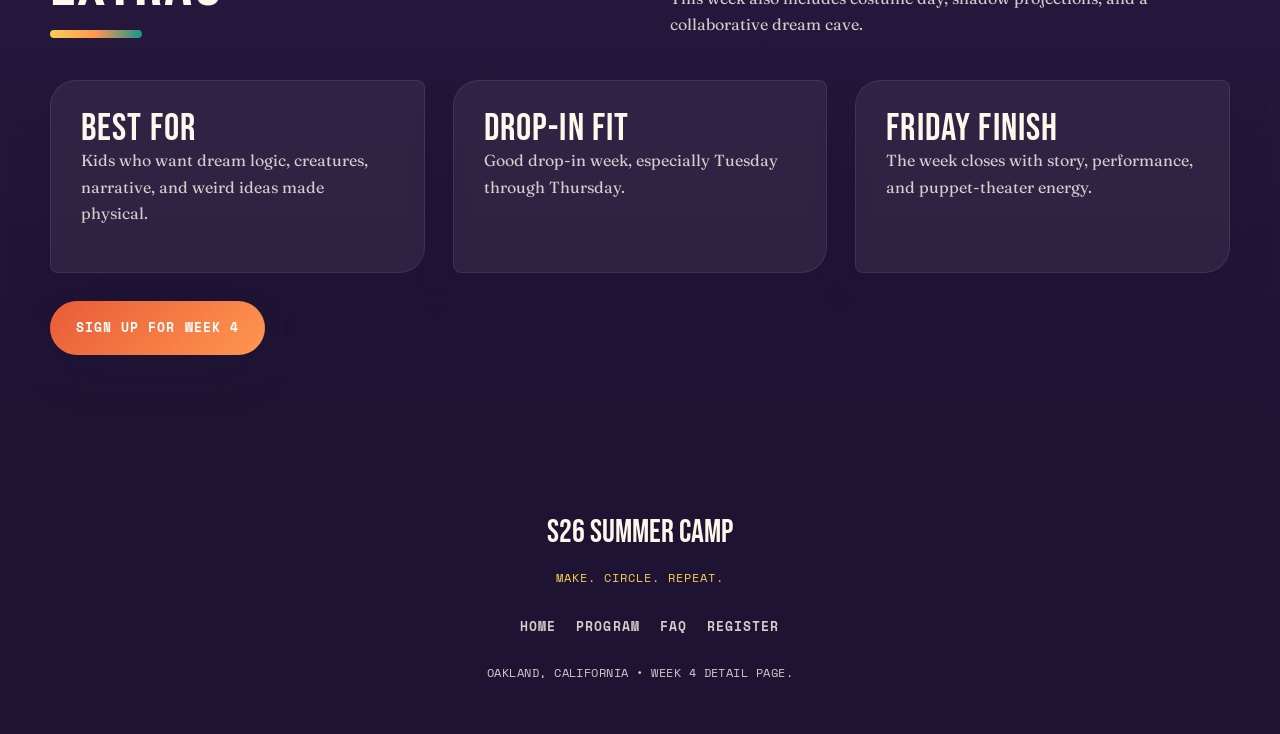
<file: week-4.html>
<!DOCTYPE html>
<html lang="en">
<head>
  <meta charset="UTF-8">
  <meta name="viewport" content="width=device-width, initial-scale=1.0">
  <title>Week 4 — Invention Lab | S26 Summer Camp</title>
  <meta name="description" content="Week 4 of Studio Twenty Six Summer Camp: Invention Lab / Dreams and Surrealism, inspired by Salvador Dali.">
  <link rel="preconnect" href="https://fonts.googleapis.com">
  <link rel="preconnect" href="https://fonts.gstatic.com" crossorigin>
  <link href="https://fonts.googleapis.com/css2?family=Bebas+Neue&family=Fraunces:opsz,ital,wght@9..144,0,400;9..144,0,500;9..144,1,400&family=Space+Mono:wght@400;700&display=swap" rel="stylesheet">
  <link rel="stylesheet" href="css/style.css">
</head>
<body>
<nav><div class="container"><a href="index.html" class="nav-logo">S26 Summer Camp</a><button class="nav-toggle" onclick="document.querySelector('.nav-links').classList.toggle('active')">&#9776;</button><ul class="nav-links"><li><a href="program.html">Program</a></li><li><a href="faq.html">FAQ</a></li><li><a href="register.html">Register</a></li><li><a href="register.html#week-4" class="btn btn-primary" style="padding:8px 20px;">Sign Up</a></li></ul></div></nav>
<section class="page-hero"><div class="container"><span class="eyebrow">Week 4 • Salvador Dali</span><h1>Invention Lab / Dreams &amp; Surrealism</h1><p>Theme: Innovation, Problem Solving &amp; Creative Thinking. Students learn that imagination is essential to invention.</p></div></section>
<section><div class="container"><div class="section-head"><div><h2>Day By Day</h2><div class="rule"></div></div><p>This week gives imaginative kids more room to invent and tell stories through objects and scenes.</p></div><div class="detail-grid">
<div class="image-slot">Photo slot: dream journals, clay creatures, dioramas, puppet theatre.</div>
<div class="week-card day-card"><strong>Monday • Idea Development</strong><h3>Dream journals</h3><p>STEAM: brainstorming, conceptual thinking, and innovation practices used in entrepreneurship and product design.</p></div>
<div class="week-card day-card"><strong>Tuesday • 3D Form</strong><h3>Clay creatures</h3><p>STEAM: structural engineering, volume, stability, and sculptural mechanics.</p></div>
<div class="week-card day-card"><strong>Wednesday • Space Design</strong><h3>Diorama dream rooms</h3><p>STEAM: architecture, interior design, scale models, and spatial planning.</p></div>
<div class="week-card day-card"><strong>Thursday • Transformation</strong><h3>Surreal object redesign</h3><p>STEAM: adaptive thinking, innovation, and industrial design concepts.</p></div>
<div class="week-card day-card"><strong>Friday • Storytelling Systems</strong><h3>Puppet theatre</h3><p>STEAM: mechanics, storytelling, performance engineering, and collaborative production.</p></div>
</div></div></section>
<section class="dark"><div class="container"><div class="section-head"><div><h2>Extras</h2><div class="rule"></div></div><p>This week also includes costume day, shadow projections, and a collaborative dream cave.</p></div><div class="cards-3"><div class="panel"><h3>Best For</h3><p>Kids who want dream logic, creatures, narrative, and weird ideas made physical.</p></div><div class="panel"><h3>Drop-In Fit</h3><p>Good drop-in week, especially Tuesday through Thursday.</p></div><div class="panel"><h3>Friday Finish</h3><p>The week closes with story, performance, and puppet-theater energy.</p></div></div><div class="cta-row" style="margin-top:28px;"><a href="register.html#week-4" class="btn btn-primary">Sign Up For Week 4</a><a href="program.html" class="btn btn-outline">Back to Program</a></div></div></section>
<footer><div class="container" style="text-align:center;"><div class="footer-logo">S26 Summer Camp</div><div class="footer-tagline">Make. Circle. Repeat.</div><ul class="footer-links"><li><a href="index.html">Home</a></li><li><a href="program.html">Program</a></li><li><a href="faq.html">FAQ</a></li><li><a href="register.html">Register</a></li></ul><div class="copyright">Oakland, California • Week 4 detail page.</div></div></footer>
</body>
</html>
</file>
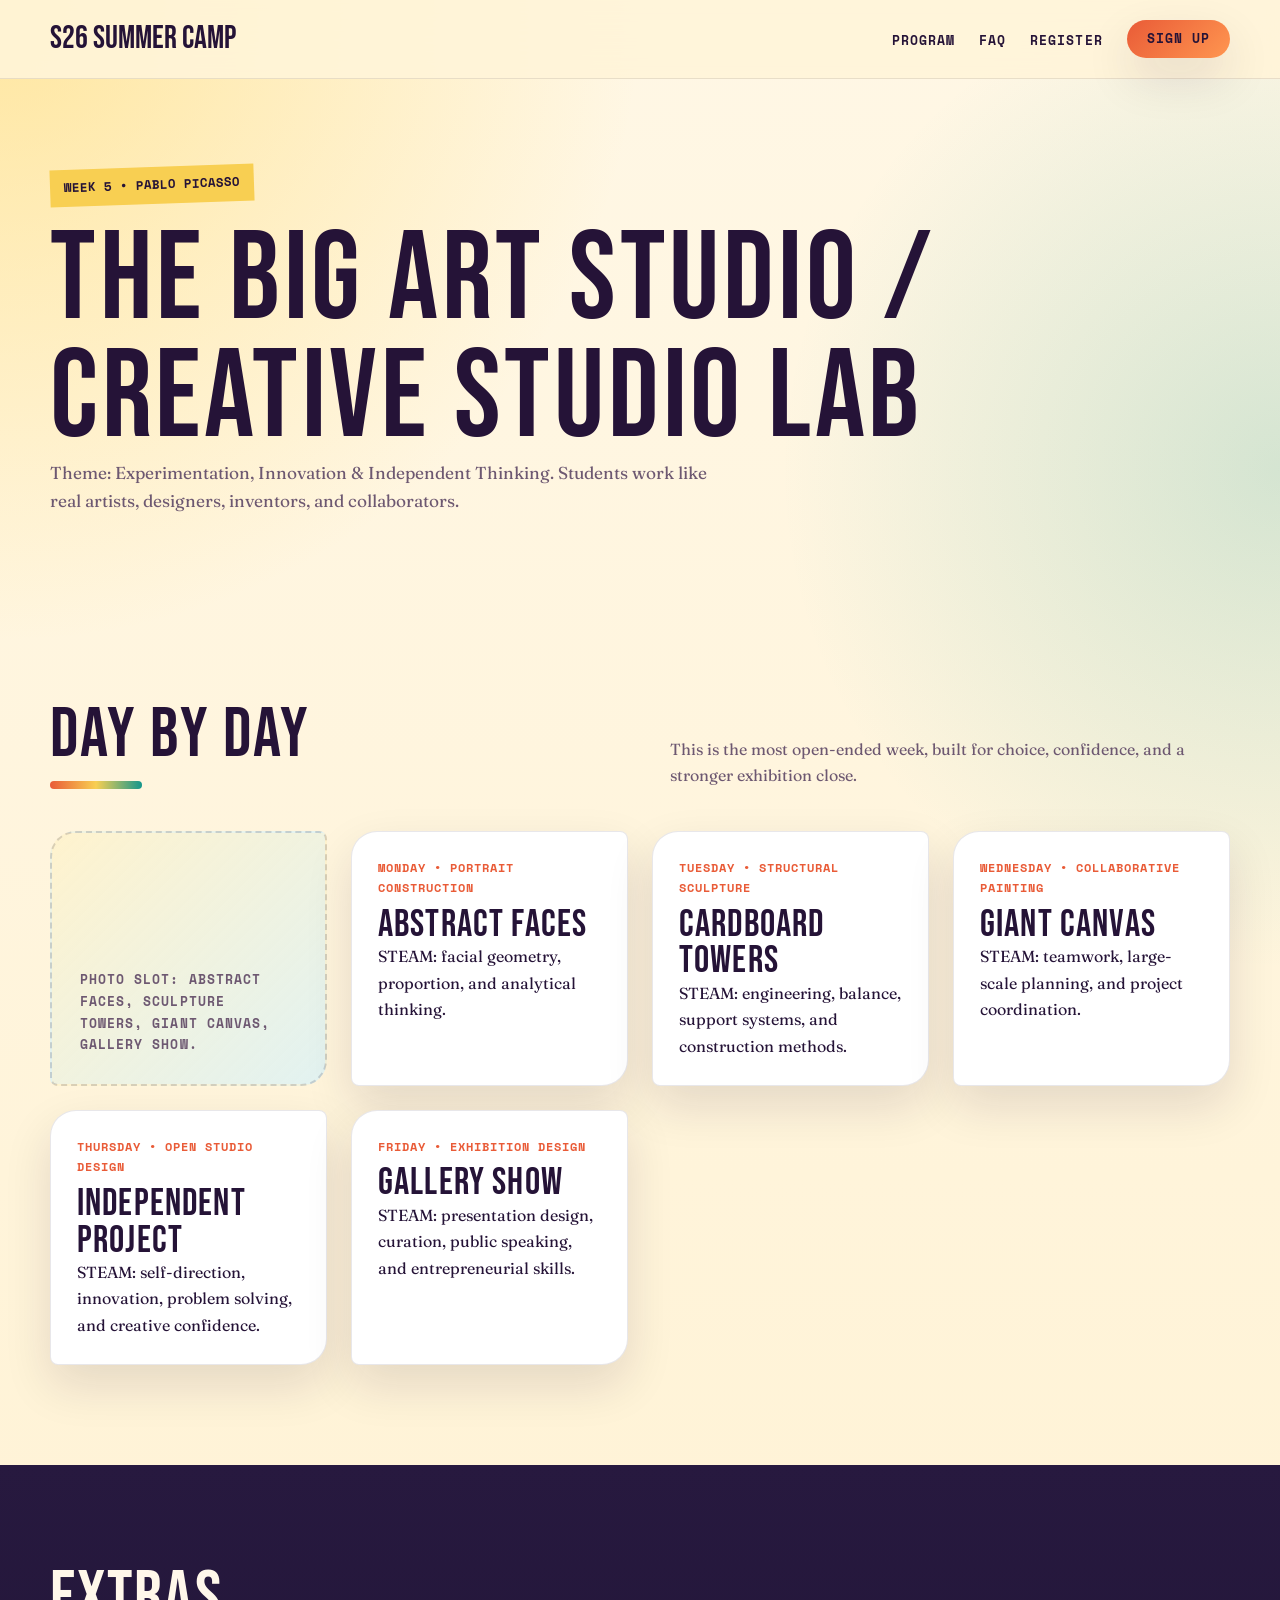
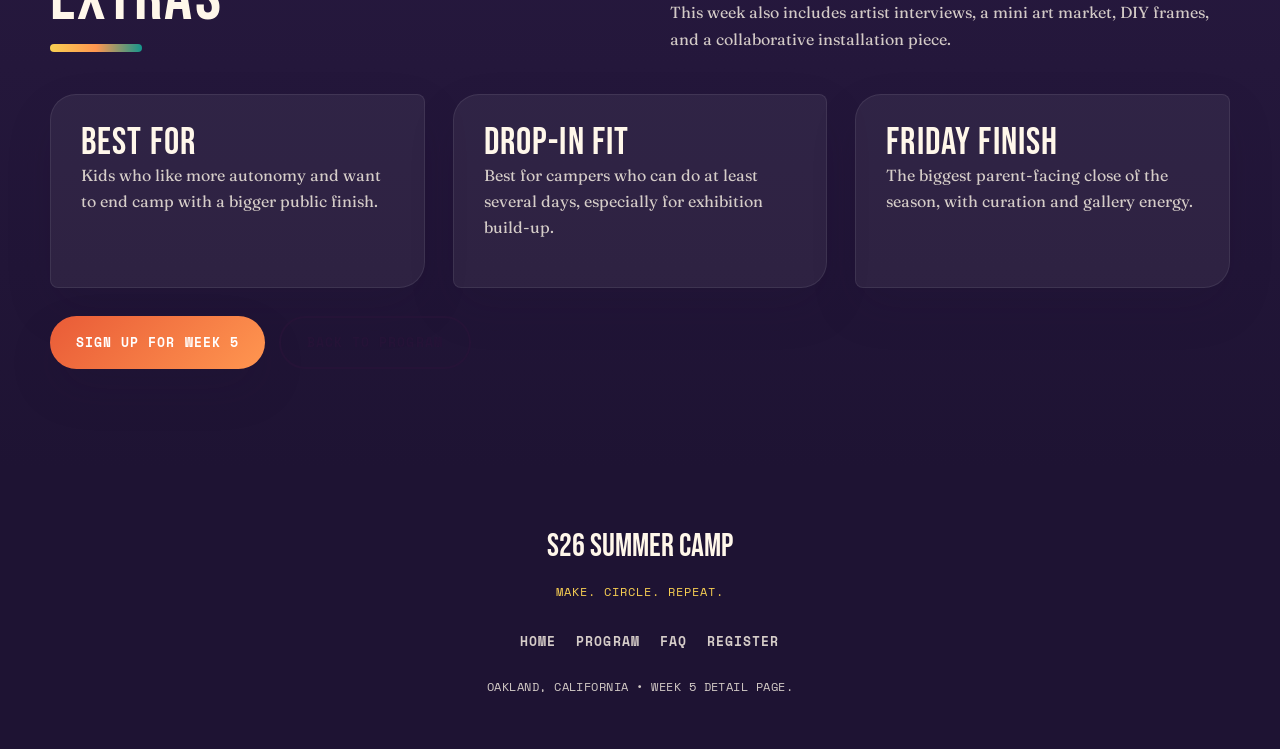
<file: week-5.html>
<!DOCTYPE html>
<html lang="en">
<head>
  <meta charset="UTF-8">
  <meta name="viewport" content="width=device-width, initial-scale=1.0">
  <title>Week 5 — Big Art Studio | S26 Summer Camp</title>
  <meta name="description" content="Week 5 of Studio Twenty Six Summer Camp: The Big Art Studio / Open Studio Week, inspired by Pablo Picasso.">
  <link rel="preconnect" href="https://fonts.googleapis.com">
  <link rel="preconnect" href="https://fonts.gstatic.com" crossorigin>
  <link href="https://fonts.googleapis.com/css2?family=Bebas+Neue&family=Fraunces:opsz,ital,wght@9..144,0,400;9..144,0,500;9..144,1,400&family=Space+Mono:wght@400;700&display=swap" rel="stylesheet">
  <link rel="stylesheet" href="css/style.css">
</head>
<body>
<nav><div class="container"><a href="index.html" class="nav-logo">S26 Summer Camp</a><button class="nav-toggle" onclick="document.querySelector('.nav-links').classList.toggle('active')">&#9776;</button><ul class="nav-links"><li><a href="program.html">Program</a></li><li><a href="faq.html">FAQ</a></li><li><a href="register.html">Register</a></li><li><a href="register.html#week-5" class="btn btn-primary" style="padding:8px 20px;">Sign Up</a></li></ul></div></nav>
<section class="page-hero"><div class="container"><span class="eyebrow">Week 5 • Pablo Picasso</span><h1>The Big Art Studio / Creative Studio Lab</h1><p>Theme: Experimentation, Innovation &amp; Independent Thinking. Students work like real artists, designers, inventors, and collaborators.</p></div></section>
<section><div class="container"><div class="section-head"><div><h2>Day By Day</h2><div class="rule"></div></div><p>This is the most open-ended week, built for choice, confidence, and a stronger exhibition close.</p></div><div class="detail-grid">
<div class="image-slot">Photo slot: abstract faces, sculpture towers, giant canvas, gallery show.</div>
<div class="week-card day-card"><strong>Monday • Portrait Construction</strong><h3>Abstract faces</h3><p>STEAM: facial geometry, proportion, and analytical thinking.</p></div>
<div class="week-card day-card"><strong>Tuesday • Structural Sculpture</strong><h3>Cardboard towers</h3><p>STEAM: engineering, balance, support systems, and construction methods.</p></div>
<div class="week-card day-card"><strong>Wednesday • Collaborative Painting</strong><h3>Giant canvas</h3><p>STEAM: teamwork, large-scale planning, and project coordination.</p></div>
<div class="week-card day-card"><strong>Thursday • Open Studio Design</strong><h3>Independent project</h3><p>STEAM: self-direction, innovation, problem solving, and creative confidence.</p></div>
<div class="week-card day-card"><strong>Friday • Exhibition Design</strong><h3>Gallery show</h3><p>STEAM: presentation design, curation, public speaking, and entrepreneurial skills.</p></div>
</div></div></section>
<section class="dark"><div class="container"><div class="section-head"><div><h2>Extras</h2><div class="rule"></div></div><p>This week also includes artist interviews, a mini art market, DIY frames, and a collaborative installation piece.</p></div><div class="cards-3"><div class="panel"><h3>Best For</h3><p>Kids who like more autonomy and want to end camp with a bigger public finish.</p></div><div class="panel"><h3>Drop-In Fit</h3><p>Best for campers who can do at least several days, especially for exhibition build-up.</p></div><div class="panel"><h3>Friday Finish</h3><p>The biggest parent-facing close of the season, with curation and gallery energy.</p></div></div><div class="cta-row" style="margin-top:28px;"><a href="register.html#week-5" class="btn btn-primary">Sign Up For Week 5</a><a href="program.html" class="btn btn-outline">Back to Program</a></div></div></section>
<footer><div class="container" style="text-align:center;"><div class="footer-logo">S26 Summer Camp</div><div class="footer-tagline">Make. Circle. Repeat.</div><ul class="footer-links"><li><a href="index.html">Home</a></li><li><a href="program.html">Program</a></li><li><a href="faq.html">FAQ</a></li><li><a href="register.html">Register</a></li></ul><div class="copyright">Oakland, California • Week 5 detail page.</div></div></footer>
</body>
</html>
</file>
<file: css/style.css>
:root {
  --bg: #fff1cf;
  --bg-soft: #fff8e7;
  --surface: #ffffff;
  --ink: #251337;
  --ink-soft: #6d5871;
  --red: #e95b37;
  --yellow: #f8cf52;
  --teal: #14968c;
  --violet: #7a5cff;
  --orange: #ff9650;
  --line: rgba(30, 19, 51, 0.1);
  --shadow: 0 20px 48px rgba(30, 19, 51, 0.12);
  --font-display: "Bebas Neue", sans-serif;
  --font-body: "Fraunces", Georgia, serif;
  --font-detail: "Space Mono", monospace;
}

* {
  box-sizing: border-box;
  margin: 0;
  padding: 0;
}

html {
  scroll-behavior: smooth;
}

body {
  min-height: 100vh;
  background:
    radial-gradient(circle at top left, rgba(255, 211, 78, 0.46), transparent 24%),
    radial-gradient(circle at right 20%, rgba(20, 150, 140, 0.18), transparent 22%),
    linear-gradient(180deg, #fff7e5 0%, var(--bg) 100%);
  color: var(--ink);
  font-family: var(--font-body);
  line-height: 1.65;
}

img {
  display: block;
  max-width: 100%;
}

a {
  color: var(--red);
  text-decoration: none;
}

a:hover {
  text-decoration: underline;
}

h1,
h2,
h3,
h4 {
  font-family: var(--font-display);
  font-weight: 400;
  text-transform: uppercase;
  letter-spacing: 0.03em;
  line-height: 0.95;
}

h1 {
  font-size: clamp(4rem, 10vw, 7.8rem);
}

h2 {
  font-size: clamp(2.5rem, 5.5vw, 4.8rem);
}

h3 {
  font-size: clamp(1.7rem, 3vw, 2.5rem);
}

p {
  margin-bottom: 1rem;
}

ul {
  padding-left: 1.2rem;
}

.container {
  width: min(1180px, calc(100% - 56px));
  margin: 0 auto;
}

section {
  padding: 100px 0;
}

nav {
  position: sticky;
  top: 0;
  z-index: 100;
  background: rgba(255, 244, 217, 0.9);
  backdrop-filter: blur(18px);
  border-bottom: 1px solid var(--line);
}

nav .container {
  min-height: 78px;
  display: flex;
  align-items: center;
  justify-content: space-between;
  gap: 24px;
}

.nav-logo {
  color: var(--ink);
  font-family: var(--font-display);
  font-size: 2rem;
}

.nav-links {
  list-style: none;
  display: flex;
  align-items: center;
  gap: 24px;
}

.nav-links a {
  color: var(--ink);
  font-family: var(--font-detail);
  font-size: 0.82rem;
  font-weight: 700;
  text-transform: uppercase;
  letter-spacing: 0.08em;
}

.nav-toggle {
  display: none;
  border: none;
  background: none;
  color: var(--ink);
  font-size: 1.8rem;
}

.btn {
  display: inline-flex;
  align-items: center;
  justify-content: center;
  padding: 14px 26px;
  border-radius: 999px;
  border: none;
  font-family: var(--font-detail);
  font-size: 0.82rem;
  font-weight: 700;
  text-transform: uppercase;
  letter-spacing: 0.08em;
  cursor: pointer;
  transition: transform 0.18s ease;
}

.btn:hover {
  transform: translateY(-2px);
  text-decoration: none;
}

.btn-primary {
  background: linear-gradient(135deg, var(--red), var(--orange));
  color: #fff;
  box-shadow: var(--shadow);
}

.btn-secondary {
  background: var(--teal);
  color: #fff;
}

.btn-outline {
  border: 2px solid var(--ink);
  color: var(--ink);
  background: transparent;
}

.eyebrow {
  display: inline-block;
  margin-bottom: 18px;
  padding: 8px 14px;
  background: var(--yellow);
  color: var(--ink);
  font-family: var(--font-detail);
  font-size: 0.78rem;
  font-weight: 700;
  letter-spacing: 0.08em;
  text-transform: uppercase;
  transform: rotate(-2deg);
}

.hero {
  padding: 82px 0 108px;
  background:
    radial-gradient(circle at 78% 16%, rgba(233, 91, 55, 0.14), transparent 18%),
    linear-gradient(180deg, rgba(255, 255, 255, 0.16), rgba(255, 255, 255, 0));
}

.hero-grid {
  display: grid;
  grid-template-columns: minmax(0, 1.05fr) minmax(0, 0.95fr);
  gap: 42px;
  align-items: center;
}

.hero p,
.page-hero p {
  max-width: 680px;
  color: var(--ink-soft);
  font-size: 1.08rem;
}

.tagline {
  color: var(--red);
  font-family: var(--font-detail);
  text-transform: uppercase;
  letter-spacing: 0.08em;
  font-size: 0.92rem;
  font-weight: 700;
  margin-bottom: 14px;
}

.cta-row {
  display: flex;
  flex-wrap: wrap;
  gap: 14px;
  margin-top: 26px;
}

.collage {
  position: relative;
}

.collage-grid {
  display: grid;
  grid-template-columns: repeat(2, minmax(0, 1fr));
  gap: 16px;
}

.photo,
.placeholder {
  overflow: hidden;
  min-height: 220px;
  border-radius: 28px 8px 28px 8px;
  box-shadow: var(--shadow);
  background: #f0e6cf;
}

.photo.tall,
.placeholder.tall {
  min-height: 290px;
}

.photo img {
  width: 100%;
  height: 100%;
  object-fit: cover;
}

.week-thumb {
  overflow: hidden;
  margin: -30px -30px 18px;
  min-height: 170px;
  border-radius: 26px 8px 18px 18px;
  background: #f0e6cf;
}

.week-thumb img {
  width: 100%;
  height: 180px;
  object-fit: cover;
}

.float-card {
  position: absolute;
  left: -10px;
  bottom: -22px;
  padding: 14px 16px;
  background: var(--violet);
  color: #fff;
  font-family: var(--font-detail);
  font-size: 0.82rem;
  font-weight: 700;
  text-transform: uppercase;
  transform: rotate(-3deg);
  box-shadow: var(--shadow);
}

.section-head {
  display: flex;
  align-items: end;
  justify-content: space-between;
  gap: 24px;
  margin-bottom: 42px;
}

.section-head p {
  max-width: 560px;
  margin: 0;
  color: var(--ink-soft);
}

.rule {
  width: 92px;
  height: 8px;
  margin-top: 12px;
  border-radius: 999px;
  background: linear-gradient(90deg, var(--red), var(--yellow), var(--teal));
}

.panel,
.card,
.timeline,
.faq-item,
.notice,
.info-card,
.week-card,
.form-shell,
.sidebar {
  background: var(--surface);
  border: 1px solid var(--line);
  border-radius: 26px 8px 26px 8px;
  box-shadow: var(--shadow);
}

.panel,
.notice,
.info-card,
.sidebar,
.faq-item,
.week-card {
  padding: 30px;
}

.stats {
  display: grid;
  grid-template-columns: repeat(4, minmax(0, 1fr));
  gap: 18px;
}

.stat {
  padding: 22px 16px;
  text-align: center;
}

.stat strong {
  display: block;
  font-family: var(--font-display);
  font-size: 3rem;
  line-height: 1;
  color: var(--red);
}

.stat span {
  display: block;
  margin-top: 6px;
  color: var(--ink-soft);
  font-family: var(--font-detail);
  font-size: 0.76rem;
  text-transform: uppercase;
  letter-spacing: 0.08em;
}

.grid-2,
.story-grid,
.faq-grid,
.form-layout {
  display: grid;
  grid-template-columns: repeat(2, minmax(0, 1fr));
  gap: 24px;
}

.cards-3,
.weeks {
  display: grid;
  grid-template-columns: repeat(auto-fit, minmax(240px, 1fr));
  gap: 28px;
}

.detail-grid {
  display: grid;
  grid-template-columns: repeat(auto-fit, minmax(220px, 1fr));
  gap: 24px;
}

.day-card {
  padding: 26px;
}

.day-card strong {
  display: block;
  margin-bottom: 8px;
  color: var(--red);
  font-family: var(--font-detail);
  font-size: 0.78rem;
  font-weight: 700;
  text-transform: uppercase;
  letter-spacing: 0.08em;
}

.day-card p:last-child {
  margin-bottom: 0;
}

.week-card {
  display: block;
  color: var(--ink);
  transition: transform 0.2s ease, box-shadow 0.2s ease, border-color 0.2s ease;
}

.week-card:hover {
  transform: translateY(-4px);
  border-color: rgba(239, 83, 54, 0.35);
  text-decoration: none;
}

.cta-card {
  position: relative;
  min-height: 100%;
}

.cta-card::after {
  content: "See details";
  display: inline-block;
  margin-top: 18px;
  color: var(--red);
  font-family: var(--font-detail);
  font-size: 0.74rem;
  font-weight: 700;
  text-transform: uppercase;
  letter-spacing: 0.08em;
}

.image-slot {
  min-height: 220px;
  padding: 28px;
  border: 2px dashed rgba(30, 19, 51, 0.16);
  border-radius: 26px 8px 26px 8px;
  background:
    linear-gradient(135deg, rgba(255, 211, 78, 0.28), rgba(16, 151, 139, 0.12)),
    var(--surface);
  color: var(--ink-soft);
  font-family: var(--font-detail);
  font-size: 0.82rem;
  font-weight: 700;
  text-transform: uppercase;
  letter-spacing: 0.08em;
  display: flex;
  align-items: end;
}

.week-num,
.label {
  display: inline-block;
  margin-bottom: 10px;
  padding: 6px 10px;
  background: var(--yellow);
  color: var(--ink);
  border-radius: 999px;
  font-family: var(--font-detail);
  font-size: 0.74rem;
  font-weight: 700;
  text-transform: uppercase;
  letter-spacing: 0.08em;
}

.timeline {
  overflow: hidden;
}

.timeline-row {
  display: grid;
  grid-template-columns: 170px 1fr;
  gap: 18px;
  padding: 18px 22px;
  border-bottom: 1px solid var(--line);
}

.timeline-row:last-child {
  border-bottom: none;
}

.timeline-time {
  color: var(--red);
  font-family: var(--font-detail);
  font-size: 0.8rem;
  font-weight: 700;
  text-transform: uppercase;
  letter-spacing: 0.08em;
}

.dark {
  background: linear-gradient(180deg, #27193f 0%, #1e1333 100%);
  color: #fff7ea;
}

.dark p,
.dark li {
  color: rgba(255, 247, 234, 0.8);
}

.dark .rule {
  background: linear-gradient(90deg, var(--yellow), var(--orange), var(--teal));
}

.dark .panel,
.dark .card,
.dark .week-card,
.dark .faq-item,
.dark .sidebar,
.dark .notice {
  background: rgba(255, 255, 255, 0.06);
  border-color: rgba(255, 255, 255, 0.08);
}

.page-hero {
  padding: 88px 0 70px;
}

.badge-row {
  display: flex;
  flex-wrap: wrap;
  gap: 10px;
  margin-top: 18px;
}

.badge-row span {
  padding: 8px 12px;
  border-radius: 999px;
  background: rgba(255, 211, 78, 0.3);
  font-family: var(--font-detail);
  font-size: 0.74rem;
  font-weight: 700;
  text-transform: uppercase;
  letter-spacing: 0.08em;
}

.maker-band {
  background: linear-gradient(180deg, rgba(255, 255, 255, 0.38), rgba(255, 255, 255, 0));
}

.maker-grid {
  display: grid;
  grid-template-columns: minmax(0, 0.95fr) minmax(260px, 0.8fr) minmax(0, 0.95fr);
  gap: 24px;
  align-items: stretch;
}

.maker-photo {
  overflow: hidden;
  min-height: 280px;
  border-radius: 28px 8px 28px 8px;
  box-shadow: var(--shadow);
}

.maker-photo img {
  width: 100%;
  height: 100%;
  object-fit: cover;
}

.maker-note {
  display: flex;
  flex-direction: column;
  justify-content: center;
  padding: 28px;
  background: rgba(255, 255, 255, 0.82);
  border: 1px solid var(--line);
  border-radius: 26px 8px 26px 8px;
  box-shadow: var(--shadow);
}

.maker-note p:last-child {
  margin-bottom: 0;
}

.form-shell {
  padding: 34px;
}

.form-grid {
  display: grid;
  grid-template-columns: repeat(2, minmax(0, 1fr));
  gap: 16px;
}

.full {
  grid-column: 1 / -1;
}

label,
legend {
  display: block;
  margin-bottom: 6px;
  font-family: var(--font-detail);
  font-size: 0.78rem;
  font-weight: 700;
  text-transform: uppercase;
  letter-spacing: 0.08em;
}

fieldset {
  margin: 0 0 20px;
  border: none;
}

input,
select,
textarea {
  width: 100%;
  padding: 14px 16px;
  border-radius: 16px;
  border: 1px solid var(--line);
  background: #fffdf8;
  color: var(--ink);
  font-family: var(--font-body);
  font-size: 1rem;
}

textarea {
  min-height: 130px;
  resize: vertical;
}

input:focus,
select:focus,
textarea:focus {
  outline: none;
  border-color: var(--teal);
  box-shadow: 0 0 0 4px rgba(16, 151, 139, 0.12);
}

.choice-list {
  display: grid;
  gap: 12px;
}

.choice {
  display: flex;
  align-items: flex-start;
  gap: 12px;
  padding: 14px 16px;
  border-radius: 18px;
  background: var(--bg-soft);
  border: 1px solid var(--line);
}

.choice input {
  width: auto;
  margin-top: 4px;
}

.choice span {
  display: block;
  color: var(--ink-soft);
  font-size: 0.92rem;
}

.sidebar {
  background: #1e1333;
  color: #fff7ea;
}

.sidebar p,
.sidebar li {
  color: rgba(255, 247, 234, 0.82);
}

footer {
  padding: 52px 0;
  background: #1e1333;
  color: rgba(255, 247, 234, 0.8);
}

.footer-logo {
  color: #fff7ea;
  font-family: var(--font-display);
  font-size: 2rem;
}

.footer-tagline {
  margin-top: 8px;
  color: var(--yellow);
  font-family: var(--font-detail);
  font-size: 0.78rem;
  text-transform: uppercase;
  letter-spacing: 0.08em;
}

.footer-links {
  list-style: none;
  display: flex;
  flex-wrap: wrap;
  justify-content: center;
  gap: 20px;
  margin: 24px 0;
}

.footer-links a {
  color: rgba(255, 247, 234, 0.82);
  font-family: var(--font-detail);
  font-size: 0.8rem;
  font-weight: 700;
  text-transform: uppercase;
  letter-spacing: 0.08em;
}

.copyright {
  font-family: var(--font-detail);
  font-size: 0.74rem;
  text-transform: uppercase;
  letter-spacing: 0.04em;
}

@media (max-width: 960px) {
  .hero-grid,
  .grid-2,
  .story-grid,
  .faq-grid,
  .form-layout {
    grid-template-columns: 1fr;
  }

  .stats {
    grid-template-columns: repeat(2, minmax(0, 1fr));
  }

  .maker-grid {
    grid-template-columns: 1fr;
  }
}

@media (max-width: 760px) {
  section {
    padding: 78px 0;
  }

  .nav-toggle {
    display: block;
  }

  .nav-links {
    display: none;
  }

  .nav-links.active {
    position: absolute;
    top: 100%;
    left: 0;
    right: 0;
    display: flex;
    flex-direction: column;
    align-items: flex-start;
    gap: 14px;
    padding: 18px 20px 24px;
    background: rgba(255, 244, 217, 0.98);
    border-bottom: 1px solid var(--line);
  }

  .collage-grid,
  .form-grid,
  .stats {
    grid-template-columns: 1fr;
  }

  .timeline-row {
    grid-template-columns: 1fr;
    gap: 8px;
  }

  .section-head {
    flex-direction: column;
    align-items: flex-start;
  }

  .cta-row {
    flex-direction: column;
  }

  .btn {
    width: 100%;
  }
}
</file>
